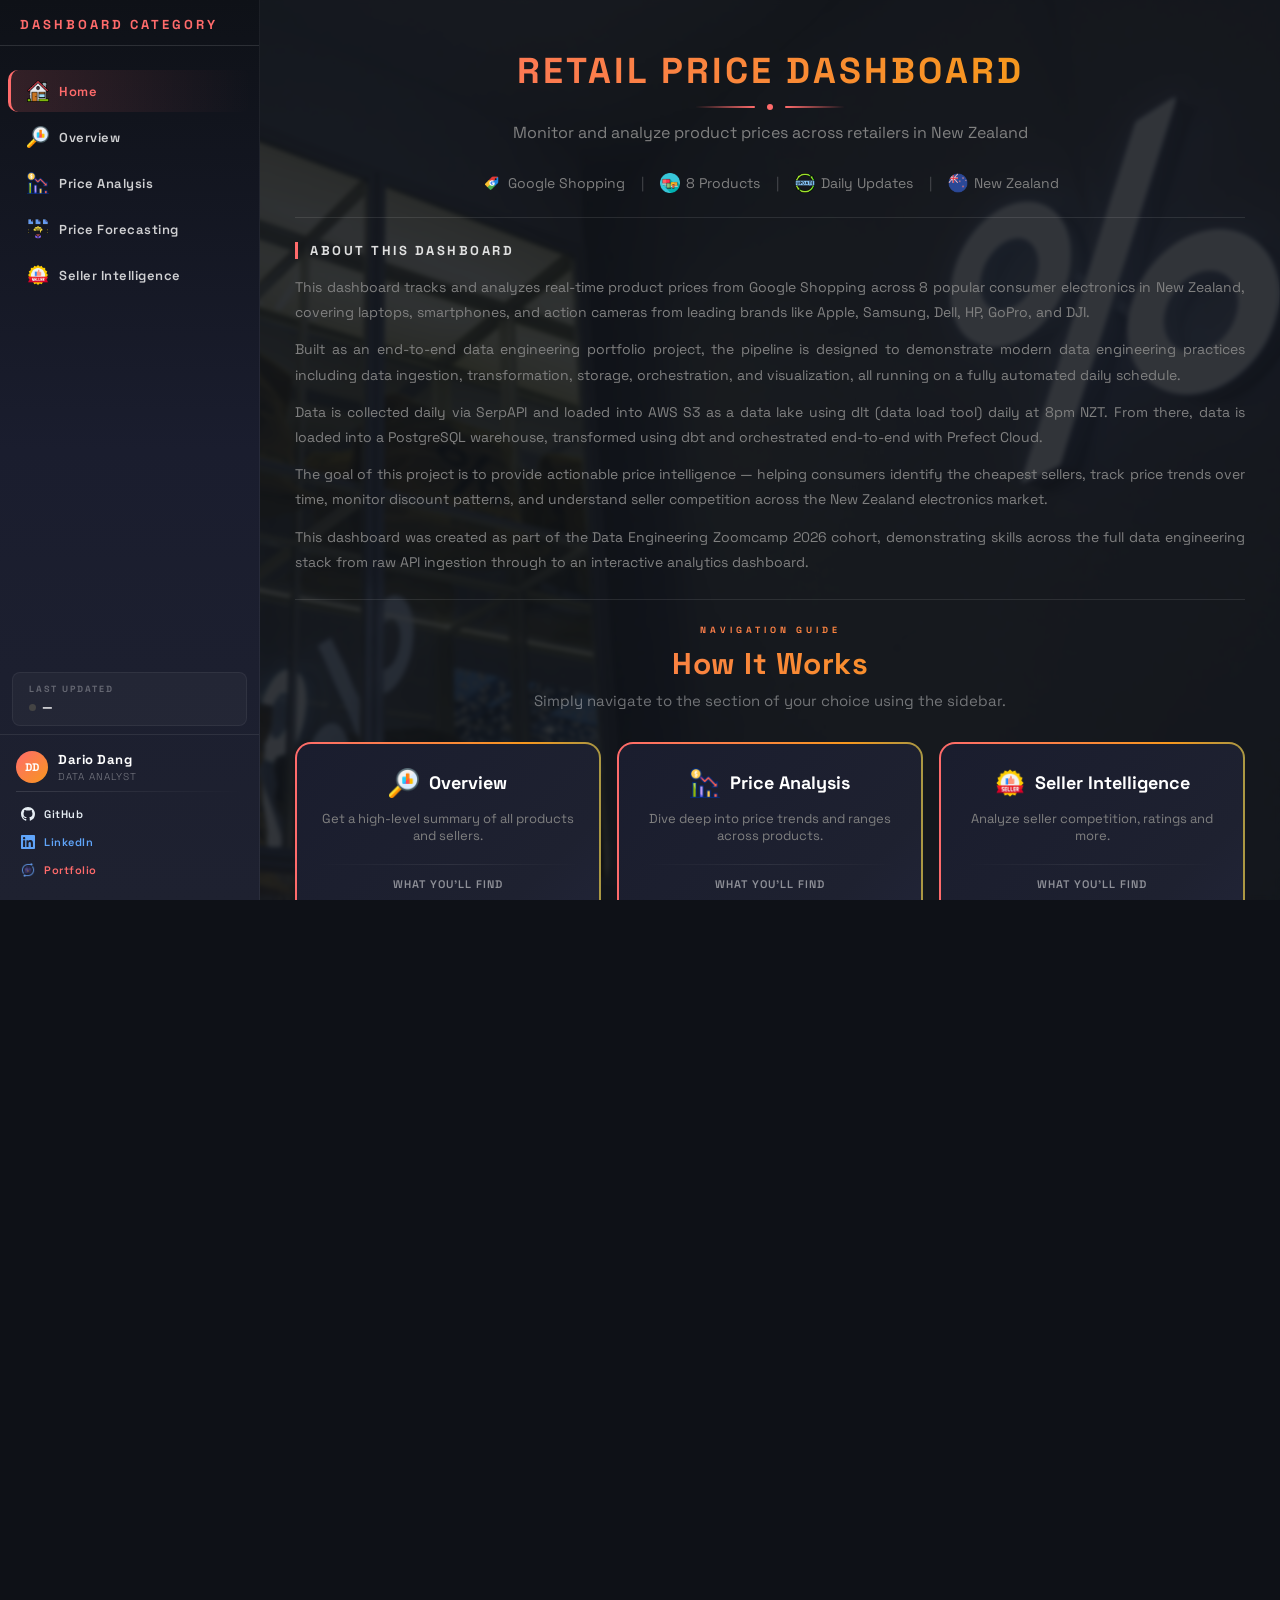
<file: frontend/index.html>
<!DOCTYPE html>
<html lang="en">
<head>
    <meta charset="UTF-8">
    <meta name="viewport" content="width=device-width, initial-scale=1.0">
    <title>Homepage</title>
    <link rel="icon" href="static/retail-headpage.png" type="image/png"/>
    <link rel="stylesheet" href="css/style.css">
    <link rel="preconnect" href="https://fonts.googleapis.com"/>
    <link href="https://fonts.googleapis.com/css2?family=Space+Grotesk:wght@400;600;700;800&display=swap" rel="stylesheet"/>
    <style>
        body { margin: 0; padding: 0; }

        /* ── Page header ── */
        .section-title-wrapper {
            text-align: center;
            margin: 20px 0 24px 0;
            animation: fadeInDown 0.8s ease forwards;
        }

        .section-title-main {
            font-size: 36px;
            font-weight: 800;
            letter-spacing: 3px;
            background: linear-gradient(270deg, #FF6B6B, #667eea, #11998e, #f7971e, #FF6B6B);
            background-size: 300% 300%;
            -webkit-background-clip: text;
            -webkit-text-fill-color: transparent;
            background-clip: text;
            animation: gradientShift 4s ease infinite;
            margin: 0;
            text-transform: uppercase;
        }

        .section-title-underline {
            display: flex;
            align-items: center;
            justify-content: center;
            gap: 12px;
            margin: 10px 0 12px 0;
        }

        .underline-bar {
            height: 2px;
            width: 60px;
            background: linear-gradient(90deg, transparent, #FF6B6B);
            border-radius: 2px;
            animation: expandLine 1s ease forwards;
        }

        .underline-bar-right { background: linear-gradient(90deg, #FF6B6B, transparent); }
        .underline-dot { width: 6px; height: 6px; border-radius: 50%; background: #FF6B6B; }

        /* ── Stats bar ── */
        .stats-bar {
            display: flex;
            align-items: center;
            justify-content: center;
            gap: 16px;
            flex-wrap: wrap;
            margin-top: 12px;
            color: gray;
            font-size: 14px;
        }

        .stats-item {
            display: inline-flex;
            align-items: center;
            gap: 6px;
        }

        .stats-item img {
            width: 20px;
            height: 20px;
            vertical-align: middle;
        }

        .stats-sep {
            color: rgba(255,255,255,0.2);
        }

        /* ── About section ── */
        .about-border {
            border-left: 3px solid #FF6B6B;
            padding-left: 12px;
            margin-bottom: 16px;
        }

        .about-label {
            color: rgba(255,255,255,0.85);
            font-size: 13px;
            font-weight: 700;
            letter-spacing: 2.5px;
            text-transform: uppercase;
            margin: 0;
        }

        .about-text {
            color: gray;
            text-align: justify;
            line-height: 1.8;
            font-size: 14px;
            margin-bottom: 12px;
        }

        /* ── Navigation guide ── */
        .nav-guide-header {
            text-align: center;
            margin-bottom: 24px;
        }

        .nav-guide-badge {
            background: linear-gradient(90deg, #FF6B6B, #f7971e);
            -webkit-background-clip: text;
            -webkit-text-fill-color: transparent;
            background-clip: text;
            font-size: 9px;
            font-weight: 800;
            letter-spacing: 4px;
            text-transform: uppercase;
            display: block;
            margin-bottom: 8px;
        }

        .nav-guide-title {
            background: linear-gradient(270deg, #FF6B6B, #667eea, #11998e, #f7971e, #FF6B6B);
            background-size: 300% 300%;
            -webkit-background-clip: text;
            -webkit-text-fill-color: transparent;
            background-clip: text;
            animation: gradientShift 4s ease infinite;
            font-size: 30px;
            font-weight: 800;
            margin: 0 0 8px 0;
            letter-spacing: 0.5px;
        }

        .nav-guide-sub {
            color: rgba(255,255,255,0.4);
            font-size: 15px;
            margin: 0;
        }

        /* ── Pipeline ── */
        .pipeline-title {
            display: flex;
            align-items: center;
            justify-content: center;
            gap: 12px;
            margin-bottom: 24px;
        }

        .pipeline-title h2 {
            font-size: 28px;
            font-weight: 800;
            letter-spacing: 2px;
            background: linear-gradient(270deg, #FF6B6B, #667eea, #11998e, #f7971e, #FF6B6B);
            background-size: 300% 300%;
            -webkit-background-clip: text;
            -webkit-text-fill-color: transparent;
            background-clip: text;
            animation: gradientShift 4s ease infinite;
            margin: 0;
            text-transform: uppercase;
        }

        .pipeline-flow {
            display: flex;
            align-items: center;
            justify-content: center;
            gap: 0;
            flex-wrap: wrap;
            margin: 24px auto;
            padding: 20px 0;
            max-width: 2000px;
        }

        .pipeline-step {
            text-align: center;
            padding: 10px 40px;
        }

        .pipeline-step img {
            width: 60px;
            height: 60px;
            object-fit: contain;
        }

        .pipeline-step p {
            color: gray;
            margin-top: 12px;
            font-size: 11px;
            line-height: 1.6;
        }

        .pipeline-step p b {
            display: block;
            color: white;
            font-size: 13px;
            font-weight: 800;
            margin-bottom: 2px;
            letter-spacing: 0.5px;
        }

        .pipeline-arrow {
            font-size: 28px;
            color: #FF6B6B;
            animation: moveArrow 1.2s ease-in-out infinite;
            padding: 0 20px;
            margin-bottom: 24px;
        }

        /* ════════════════════════════════════════
           MOBILE — index.html specific
           ════════════════════════════════════════ */
        @media (max-width: 768px) {

            /* Page title */
            .section-title-main {
                font-size: 20px !important;
                letter-spacing: 1.5px !important;
            }

            .section-title-wrapper p {
                font-size: 13px !important;
            }

            /* Stats bar: 2×2 grid */
            .stats-bar {
                display: grid !important;
                grid-template-columns: 1fr 1fr !important;
                gap: 10px 8px !important;
                justify-items: center;
                margin-top: 14px;
            }

            /* Hide the | separators on mobile */
            .stats-sep {
                display: none !important;
            }

            .stats-item {
                background: rgba(255,255,255,0.04);
                border: 1px solid rgba(255,255,255,0.08);
                border-radius: 20px;
                padding: 6px 12px;
                font-size: 11px;
                width: 100%;
                justify-content: center;
            }

            /* About text */
            .about-text {
                font-size: 13px !important;
                text-align: left !important;
            }

            /* Nav guide */
            .nav-guide-title {
                font-size: 22px !important;
            }

            .nav-guide-sub {
                font-size: 13px !important;
            }

            /* How it works cards: single column, shorter */
            .how-card-inner {
                min-height: 220px !important;
                padding: 16px !important;
            }

            .how-card-title {
                font-size: 15px !important;
                margin-bottom: 8px !important;
            }

            .how-card-list {
                font-size: 12px !important;
            }

            .how-card-list li {
                margin-bottom: 4px !important;
            }

            /* Pipeline: vertical stack */
            .pipeline-flow {
                flex-direction: column !important;
                align-items: center !important;
                gap: 0 !important;
                padding: 8px 0 !important;
            }

            .pipeline-step {
                padding: 14px 20px !important;
                display: flex !important;
                flex-direction: column !important;   /* ← column not row */
                align-items: center !important;
                justify-content: center !important;
                text-align: center !important;
                width: 100% !important;
                max-width: 280px !important;
                background: rgba(255,255,255,0.02) !important;
                border-radius: 10px !important;
                margin-bottom: 0 !important;
                gap: 6px !important;
            }

            .pipeline-step img {
                width: 44px !important;
                height: 44px !important;
                flex-shrink: 0 !important;
            }

            .pipeline-step p {
                margin-top: 0 !important;
                text-align: center !important;
            }

            /* Downward arrow between steps */
            .pipeline-arrow {
                font-size: 20px !important;
                padding: 0 !important;
                margin: 4px 0 !important;
                transform: rotate(90deg) !important;
                display: block !important;
                animation: moveArrowDown 1.2s ease-in-out infinite !important;
            }

            .pipeline-title h2 {
                font-size: 20px !important;
                letter-spacing: 1.5px !important;
            }

            .pipeline-title img {
                width: 26px !important;
                height: 26px !important;
            }
        }
        @keyframes moveArrowDown {
            0%   { transform: rotate(90deg) translateX(0px);  opacity: 0.3; }
            50%  { transform: rotate(90deg) translateX(8px);  opacity: 1; }
            100% { transform: rotate(90deg) translateX(0px);  opacity: 0.3; }
        }
    </style>
</head>
<body>
<div class="api-loading-overlay" id="api-loading-overlay">
    <div class="api-loading-spinner"></div>
    <p class="api-loading-title">🚀 Waking up the server...</p>
    <p class="api-loading-sub">The API server may be starting up. This usually takes 10–30 seconds on first load.</p>
    <div class="api-loading-bar-track">
        <div class="api-loading-bar-fill"></div>
    </div>
</div>

<div class="layout">
    <div class="sidebar-backdrop" id="sidebar-backdrop" onclick="toggleSidebar()"></div>

    <!-- ── SIDEBAR ── -->
    <aside class="sidebar" id="sidebar">
        <div class="sidebar-brand"><p>DASHBOARD CATEGORY</p></div>

        <nav class="sidebar-nav">
            <a href="index.html" class="nav-item active">
                <img src="static/home-icon.png" alt="Home"/> Home
            </a>
            <a href="overview.html" class="nav-item">
                <img src="static/overview.png" alt="Overview"/> Overview
            </a>
            <a href="price.html" class="nav-item">
                <img src="static/price-analysis.png" alt="Price Analysis"/> Price Analysis
            </a>
            <a href="ml.html" class="nav-item">
                <img src="static/ml-predict.png" alt="Price Forecasting"/> Price Forecasting
            </a>
            <a href="seller.html" class="nav-item">
                <img src="static/seller-intelligence.png" alt="Seller Intelligence"/> Seller Intelligence
            </a>
        </nav>

        <div class="last-updated-wrap" id="last-updated-wrap">
            <p class="last-updated-label">Last Updated</p>
            <div class="last-updated-row">
                <div class="status-dot" id="status-dot" style="background:#444;"></div>
                <span class="last-updated-date" id="last-updated-date">—</span>
                <span class="last-updated-age"  id="last-updated-age"></span>
            </div>
        </div>

        <div class="sidebar-footer">
            <div class="footer-profile-row">
                <div class="footer-avatar">DD</div>
                <div>
                    <p class="footer-name">Dario Dang</p>
                    <p class="footer-title">Data Analyst</p>
                </div>
            </div>
            <div class="footer-divider"></div>
            <div class="footer-links">
                <a class="footer-link github" href="https://github.com/DarioDang" target="_blank">
                    <span class="footer-link-icon">
                        <svg width="14" height="14" viewBox="0 0 24 24" fill="#e6edf3">
                            <path d="M12 0C5.37 0 0 5.37 0 12c0 5.31 3.435 9.795 8.205 11.385.6.105.825-.255.825-.57 0-.285-.015-1.23-.015-2.235-3.015.555-3.795-.735-4.035-1.41-.135-.345-.72-1.41-1.23-1.695-.42-.225-1.02-.78-.015-.795.945-.015 1.62.87 1.845 1.23 1.08 1.815 2.805 1.305 3.495.99.105-.78.42-1.305.765-1.605-2.67-.3-5.46-1.335-5.46-5.925 0-1.305.465-2.385 1.23-3.225-.12-.3-.54-1.53.12-3.18 0 0 1.005-.315 3.3 1.23.96-.27 1.98-.405 3-.405s2.04.135 3 .405c2.295-1.56 3.3-1.23 3.3-1.23.66 1.65.24 2.88.12 3.18.765.84 1.23 1.905 1.23 3.225 0 4.605-2.805 5.625-5.475 5.925.435.375.81 1.095.81 2.22 0 1.605-.015 2.895-.015 3.3 0 .315.225.69.825.57A12.02 12.02 0 0 0 24 12c0-6.63-5.37-12-12-12z"/>
                        </svg>
                    </span>
                    <span class="footer-link-text">GitHub</span>
                </a>
                <a class="footer-link linkedin" href="https://www.linkedin.com/in/dario-dang-89049020a/" target="_blank">
                    <span class="footer-link-icon">
                        <svg width="14" height="14" viewBox="0 0 24 24" fill="#60a5fa">
                            <path d="M20.447 20.452h-3.554v-5.569c0-1.328-.027-3.037-1.852-3.037-1.853 0-2.136 1.445-2.136 2.939v5.667H9.351V9h3.414v1.561h.046c.477-.9 1.637-1.85 3.37-1.85 3.601 0 4.267 2.37 4.267 5.455v6.286zM5.337 7.433a2.062 2.062 0 0 1-2.063-2.065 2.064 2.064 0 1 1 2.063 2.065zm1.782 13.019H3.555V9h3.564v11.452zM22.225 0H1.771C.792 0 0 .774 0 1.729v20.542C0 23.227.792 24 1.771 24h20.451C23.2 24 24 23.227 24 22.271V1.729C24 .774 23.2 0 22.222 0h.003z"/>
                        </svg>
                    </span>
                    <span class="footer-link-text">LinkedIn</span>
                </a>
                <a class="footer-link portfolio" href="https://dariodang.github.io/" target="_blank">
                    <span class="footer-link-icon">
                        <img src="static/portfolio-sidebar-icon.png" width="14" height="14" style="vertical-align:middle;"/>
                    </span>
                    <span class="footer-link-text">Portfolio</span>
                </a>
            </div>
        </div>
    </aside>

    <button class="sidebar-toggle" onclick="toggleSidebar()">☰</button>

    <!-- ── MAIN CONTENT ── -->
    <main class="main-content">

        <!-- Header -->
        <div class="section-title-wrapper">
            <h2 class="section-title-main">RETAIL PRICE DASHBOARD</h2>
            <div class="section-title-underline">
                <div class="underline-bar"></div>
                <div class="underline-dot"></div>
                <div class="underline-bar underline-bar-right"></div>
            </div>
            <p style="color:gray; font-size:16px; text-align:center;">
                Monitor and analyze product prices across retailers in New Zealand
            </p>
            <br/>
            <!-- Stats bar: 4 items, collapses to 2×2 on mobile -->
            <div class="stats-bar">
                <span class="stats-item">
                    <img src="static/google-shopping.png" alt=""/> Google Shopping
                </span>
                <span class="stats-sep">|</span>
                <span class="stats-item">
                    <img src="static/products.png" alt=""/> 8 Products
                </span>
                <span class="stats-sep">|</span>
                <span class="stats-item">
                    <img src="static/daily-update.png" alt=""/> Daily Updates
                </span>
                <span class="stats-sep">|</span>
                <span class="stats-item">
                    <img src="static/new-zealand-flag.png" alt=""/> New Zealand
                </span>
            </div>
        </div>

        <hr class="divider"/>

        <!-- About Section -->
        <div class="about-border">
            <p class="about-label">About This Dashboard</p>
        </div>

        <p class="about-text">
            This dashboard tracks and analyzes real-time product prices from Google Shopping
            across 8 popular consumer electronics in New Zealand, covering laptops, smartphones,
            and action cameras from leading brands like Apple, Samsung, Dell, HP, GoPro, and DJI.
        </p>
        <p class="about-text">
            Built as an end-to-end data engineering portfolio project, the pipeline is designed
            to demonstrate modern data engineering practices including data ingestion,
            transformation, storage, orchestration, and visualization, all running on
            a fully automated daily schedule.
        </p>
        <p class="about-text">
            Data is collected daily via SerpAPI and loaded into AWS S3 as a data lake using
            dlt (data load tool) daily at 8pm NZT. From there, data is loaded into a PostgreSQL
            warehouse, transformed using dbt and orchestrated end-to-end with Prefect Cloud.
        </p>
        <p class="about-text">
            The goal of this project is to provide actionable price intelligence — helping
            consumers identify the cheapest sellers, track price trends over time, monitor
            discount patterns, and understand seller competition across the New Zealand
            electronics market.
        </p>
        <p class="about-text">
            This dashboard was created as part of the Data Engineering Zoomcamp 2026 cohort,
            demonstrating skills across the full data engineering stack from raw API
            ingestion through to an interactive analytics dashboard.
        </p>

        <hr class="divider"/>

        <!-- Navigation Guide -->
        <div class="nav-guide-header">
            <span class="nav-guide-badge">NAVIGATION GUIDE</span>
            <p class="nav-guide-title">How It Works</p>
            <p class="nav-guide-sub">Simply navigate to the section of your choice using the sidebar.</p>
        </div>

        <!-- How it works cards — grid-3 collapses to 1 col on mobile via global CSS -->
        <div class="grid-3">
            <div class="how-card-wrapper">
                <div class="how-card-inner">
                    <div class="how-card-title">
                        <img src="static/overview.png" width="30" alt="Overview"/>
                        Overview
                    </div>
                    <p class="how-card-desc">Get a high-level summary of all products and sellers.</p>
                    <div class="how-card-divider"></div>
                    <p class="how-card-find">WHAT YOU'LL FIND</p>
                    <ul class="how-card-list">
                        <li>Total listings, products and sellers</li>
                        <li>Listings by category</li>
                        <li>Top sellers by listings</li>
                        <li>Category summary table</li>
                    </ul>
                </div>
            </div>

            <div class="how-card-wrapper" style="animation-delay:0.5s;">
                <div class="how-card-inner">
                    <div class="how-card-title">
                        <img src="static/price-analysis.png" width="30" alt="Price Analysis"/>
                        Price Analysis
                    </div>
                    <p class="how-card-desc">Dive deep into price trends and ranges across products.</p>
                    <div class="how-card-divider"></div>
                    <p class="how-card-find">WHAT YOU'LL FIND</p>
                    <ul class="how-card-list">
                        <li>Average price over time per product</li>
                        <li>Price range box plots</li>
                        <li>Price statistics per product</li>
                        <li>Discounted products</li>
                    </ul>
                </div>
            </div>

            <div class="how-card-wrapper" style="animation-delay:1s;">
                <div class="how-card-inner">
                    <div class="how-card-title">
                        <img src="static/seller-intelligence.png" width="30" alt="Seller Intelligence"/>
                        Seller Intelligence
                    </div>
                    <p class="how-card-desc">Analyze seller competition, ratings and more.</p>
                    <div class="how-card-divider"></div>
                    <p class="how-card-find">WHAT YOU'LL FIND</p>
                    <ul class="how-card-list">
                        <li>Seller count per product</li>
                        <li>Cheapest seller per product</li>
                        <li>Average rating by seller</li>
                        <li>Rating status distribution</li>
                    </ul>
                </div>
            </div>
        </div>

        <hr class="divider"/>

        <!-- Data Pipeline -->
        <div class="pipeline-title">
            <img src="static/data-pipeline.png" width="35" alt="Pipeline"/>
            <h2>DATA PIPELINE</h2>
        </div>

        <div class="pipeline-flow">
            <div class="pipeline-step">
                <img src="static/serpapi-icon.png" alt="SerpAPI"/>
                <p><b>SerpAPI</b>Google Shopping</p>
            </div>
            <div class="pipeline-arrow">→</div>
            <div class="pipeline-step">
                <img src="static/dlt-icon.png" alt="dlt"/>
                <p><b>dlt</b>Data Loading</p>
            </div>
            <div class="pipeline-arrow">→</div>
            <div class="pipeline-step">
                <img src="static/aws-s3-icon.png" alt="AWS S3"/>
                <p><b>AWS S3</b>Data Lake</p>
            </div>
            <div class="pipeline-arrow">→</div>
            <div class="pipeline-step">
                <img src="static/amazon-rds-icon.png" alt="AWS RDS"/>
                <p><b>AWS RDS</b>Data Warehouse</p>
            </div>
            <div class="pipeline-arrow">→</div>
            <div class="pipeline-step">
                <img src="static/dbt-icon.png" alt="dbt"/>
                <p><b>dbt</b>Transformations</p>
            </div>
        </div>

        <hr class="divider"/>
        <p class="copyright">© 2026 Retail Price Dashboard</p>

    </main>
</div>

<!-- ── BOTTOM NAV ── -->
<nav class="bottom-nav">
    <a href="index.html"    class="bottom-nav-item active"><img src="static/home-icon.png"             alt=""/>Home</a>
    <a href="overview.html" class="bottom-nav-item"><img src="static/overview.png"              alt=""/>Overview</a>
    <a href="price.html"    class="bottom-nav-item"><img src="static/price-analysis.png"        alt=""/>Price</a>
    <a href="seller.html"   class="bottom-nav-item"><img src="static/seller-intelligence.png"   alt=""/>Seller</a>
</nav>

<script src="js/api.js"></script>
<script>
    function toggleSidebar() {
        const sidebar  = document.getElementById('sidebar');
        const backdrop = document.getElementById('sidebar-backdrop');
        sidebar.classList.toggle('open');
        backdrop.classList.toggle('visible');
    }

    async function loadLastUpdated() {
        const data = await getLastUpdated();
        if (!data || !data[0]?.last_updated) return;

        const dateStr = data[0].last_updated.split('T')[0];
        const [year, month, day] = dateStr.split('-').map(Number);
        const updated = new Date(year, month - 1, day);

        const today = new Date();
        today.setHours(0, 0, 0, 0);
        const diffDays = Math.floor((today - updated) / (1000 * 60 * 60 * 24));

        let color, ageText;
        if (diffDays === 0)      { color = '#38ef7d'; ageText = 'Today'; }
        else if (diffDays === 1) { color = '#f7971e'; ageText = 'Yesterday'; }
        else                     { color = '#FF6B6B'; ageText = `${diffDays}d ago`; }

        const label = updated.toLocaleDateString('en-NZ', {
            day: '2-digit', month: 'short', year: 'numeric'
        });

        const dotEl = document.getElementById('status-dot');
        dotEl.style.background = color;
        dotEl.style.setProperty('--pulse-color', color + '66');

        document.getElementById('last-updated-date').textContent = label;
        document.getElementById('last-updated-date').style.color = color;
        document.getElementById('last-updated-age').textContent  = ageText;
    }

    document.addEventListener('DOMContentLoaded', () => {
        loadLastUpdated();
    });
</script>
</body>
</html>
</file>
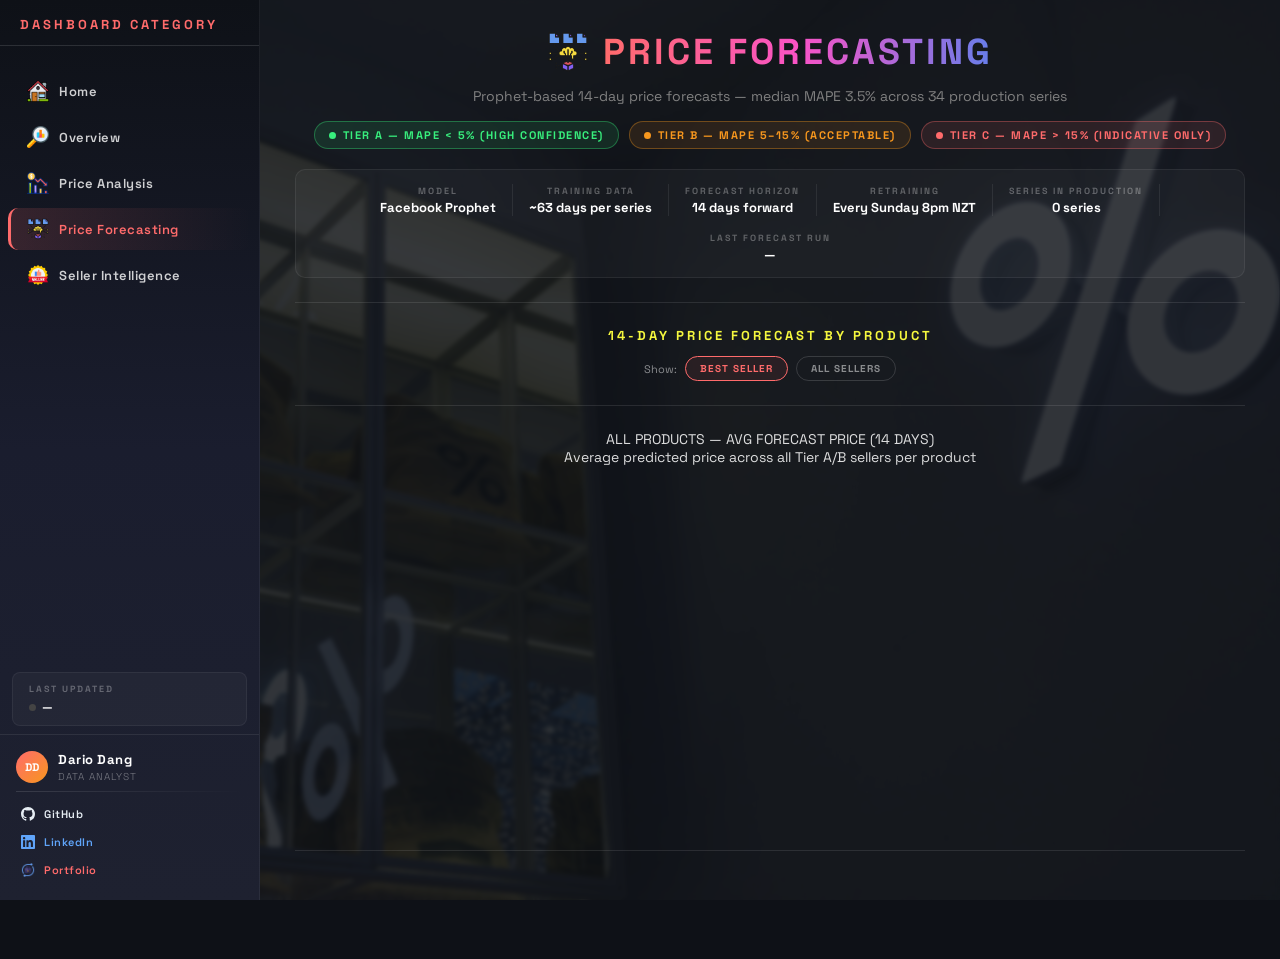
<file: frontend/ml.html>
<!DOCTYPE html>
<html lang="en">
<head>
    <meta charset="UTF-8"/>
    <meta name="viewport" content="width=device-width, initial-scale=1.0"/>
    <title>ML Price Forecasting</title>
    <link rel="icon" href="static/price-analysis.png" type="image/png"/>
    <link rel="stylesheet" href="css/style.css"/>
    <link rel="preconnect" href="https://fonts.googleapis.com"/>
    <link href="https://fonts.googleapis.com/css2?family=Space+Grotesk:wght@400;600;700;800&display=swap" rel="stylesheet"/>
    <script src="https://cdn.plot.ly/plotly-2.27.0.min.js"></script>
    <style>
        body { margin: 0; padding: 0; }
        .main-content { padding-top: 1.5rem; }

        /* ── Page-level centering ── */
        .page-header,
        .page-subtitle,
        .tier-strip,
        .model-info-banner,
        .forecast-header,
        .chart-label,
        .chart-sub,
        .copyright { 
            text-align: center; 
        }

        /* ── Tier legend ── */
        .tier-strip { 
            display: flex; 
            gap: 10px; 
            justify-content: center; 
            margin-bottom: 20px; 
            flex-wrap: wrap; 
        }
        .tier-badge { 
            display: flex; 
            align-items: center; 
            gap: 7px; 
            padding: 6px 14px; 
            border-radius: 20px; 
            font-size: 11px; 
            font-weight: 700; 
            letter-spacing: 1.5px; 
            text-transform: uppercase; 
        }
        .tier-badge.tier-a { background: rgba(56,239,125,0.1);  border: 1px solid rgba(56,239,125,0.35);  color: #38ef7d; }
        .tier-badge.tier-b { background: rgba(247,151,30,0.1);  border: 1px solid rgba(247,151,30,0.35);  color: #f7971e; }
        .tier-badge.tier-c { background: rgba(255,107,107,0.1); border: 1px solid rgba(255,107,107,0.35); color: #FF6B6B; }
        .tier-dot { 
            width: 7px; 
            height: 7px; 
            border-radius: 50%; 
            animation: pulseDot 2s ease-in-out infinite; 
        }
        .tier-a .tier-dot { background: #38ef7d; }
        .tier-b .tier-dot { background: #f7971e; }
        .tier-c .tier-dot { background: #FF6B6B; }

        /* ── Model info banner ── */
        .model-info-banner { 
            background: rgba(255,255,255,0.03); 
            border: 1px solid rgba(255,255,255,0.07); 
            border-radius: 10px; 
            padding: 14px 20px; 
            margin-bottom: 20px; 
            display: flex; 
            align-items: center; 
            justify-content: center;
            gap: 16px; 
            flex-wrap: wrap; 
        }
        .mib-item { 
            display: flex; 
            flex-direction: column; 
            align-items: center;
            gap: 2px; 
        }
        .mib-label { 
            font-size: 9px; 
            font-weight: 700; 
            letter-spacing: 2px; 
            text-transform: uppercase; 
            color: rgba(255,255,255,0.3); 
        }
        .mib-value { 
            font-size: 13px; 
            font-weight: 700; 
            color: white; 
        }
        .mib-divider { 
            width: 1px; 
            height: 32px; 
            background: rgba(255,255,255,0.08); 
        }

        /* ── Section header ── */
        .forecast-header { 
            display: flex; 
            flex-direction: column;
            align-items: center; 
            justify-content: center;
            margin-bottom: 16px; 
            gap: 12px; 
        }
        .forecast-title { 
            font-size: 13px; 
            font-weight: 800; 
            letter-spacing: 3px; 
            color: #F5F73E; 
            text-transform: uppercase; 
            margin: 0;
        }
        .forecast-toggle { 
            display: flex; 
            align-items: center; 
            gap: 8px; 
            font-size: 11px; 
            color: rgba(255,255,255,0.5); 
        }
        .toggle-btn { 
            padding: 5px 14px; 
            border-radius: 16px; 
            border: 1px solid rgba(255,255,255,0.15); 
            background: transparent; 
            color: rgba(255,255,255,0.5); 
            font-size: 10px; 
            font-weight: 700; 
            letter-spacing: 1px; 
            cursor: pointer; 
            transition: all 0.2s; 
            font-family: 'Space Grotesk', sans-serif; 
        }
        .toggle-btn.active, 
        .toggle-btn:hover { 
            border-color: #FF6B6B; 
            color: #FF6B6B; 
            background: rgba(255,107,107,0.08); 
        }

        /* ── Category section ── */
        .category-section { margin-bottom: 28px; }

        .category-header {
            display: flex;
            align-items: center;
            justify-content: center;
            gap: 10px;
            margin-bottom: 16px;
        }

        .category-icon { 
            width: 18px; 
            height: 18px; 
            object-fit: contain; 
        }

        .category-label { 
            font-size: 11px; 
            font-weight: 800; 
            letter-spacing: 3px; 
            text-transform: uppercase;
            margin: 0;
        }

        /* ── Product panels grid ── */
        .product-panels-grid {
            display: grid;
            grid-template-columns: repeat(3, 1fr);
            gap: 14px;
        }
        .product-panels-grid.cols-2 {
            grid-template-columns: repeat(2, 1fr);
            max-width: 700px;
            margin: 0 auto;
        }

        /* ── Product panel ── */
        .product-panel {
            background: linear-gradient(135deg, #1a1d2e, #1E2130);
            border-radius: 14px;
            padding: 18px;
            border: 1px solid rgba(255,255,255,0.05);
            transition: transform 0.25s ease, box-shadow 0.25s ease;
            cursor: pointer;
            position: relative;
            overflow: hidden;
            text-align: left;
        }
        .product-panel:hover:not(.no-data) {
            transform: translateY(-3px);
            box-shadow: 0 8px 28px rgba(0,0,0,0.35);
        }
        .product-panel.no-data { 
            cursor: default; 
            opacity: 0.6; 
        }
        .product-panel.expanded {
            grid-column: 1 / -1;
            border-color: rgba(255,107,107,0.2);
        }

        .pp-expand-hint { 
            position: absolute; 
            top: 12px; 
            right: 12px; 
            font-size: 16px; 
            color: rgba(255,255,255,0.2); 
            transition: color 0.2s;
        }

        .product-panel:hover .pp-expand-hint {
            color: rgba(255,107,107,0.6);
        }

        /* Panel header */
        .pp-header { 
            display: flex; 
            align-items: center; 
            justify-content: space-between; 
            margin-bottom: 8px; 
        }
        .pp-name { 
            font-size: 13px; 
            font-weight: 800; 
            letter-spacing: 0.5px; 
            color: white; 
            text-transform: uppercase; 
            margin: 0; 
        }
        .pp-tier-badge { 
            font-size: 9px; 
            font-weight: 700; 
            letter-spacing: 1.5px; 
            padding: 3px 8px; 
            border-radius: 10px; 
            text-transform: uppercase; 
        }
        .pp-tier-badge.a { background: rgba(56,239,125,0.12);  color: #38ef7d; }
        .pp-tier-badge.b { background: rgba(247,151,30,0.12);   color: #f7971e; }

        /* Panel stats */
        .pp-stats { 
            display: flex; 
            gap: 16px; 
            margin-bottom: 12px; 
            flex-wrap: wrap; 
        }
        .pp-stat  { display: flex; flex-direction: column; gap: 1px; }
        .pp-stat-label { 
            font-size: 9px; 
            font-weight: 700; 
            letter-spacing: 1.5px; 
            text-transform: uppercase; 
            color: rgba(255,255,255,0.3); 
        }
        .pp-stat-value { font-size: 14px; font-weight: 800; color: white; }
        .pp-stat-value.green  { color: #38ef7d; }
        .pp-stat-value.orange { color: #f7971e; }
        .pp-stat-value.red    { color: #FF6B6B; }

        /* Chart area */
        .pp-chart          { width: 100%; height: 200px; }
        .pp-chart.expanded { height: 360px; }

        /* Seller note */
        .pp-seller-note { 
            margin-top: 8px; 
            font-size: 10px; 
            color: rgba(255,255,255,0.3); 
            display: flex; 
            align-items: center; 
            gap: 6px; 
        }
        .pp-seller-dot { 
            width: 6px; 
            height: 6px; 
            border-radius: 50%; 
            display: inline-block; 
            flex-shrink: 0; 
        }

        /* Empty state */
        .pp-empty { 
            display: flex; 
            flex-direction: column; 
            align-items: center; 
            justify-content: center; 
            height: 160px; 
            text-align: center; 
            color: rgba(255,255,255,0.25); 
            font-size: 12px; 
            gap: 4px; 
        }

        /* Skeleton shimmer */
        .fpc-skeleton { 
            height: 200px; 
            background: linear-gradient(90deg, rgba(255,255,255,0.03) 25%, rgba(255,255,255,0.06) 50%, rgba(255,255,255,0.03) 75%); 
            background-size: 200% 100%; 
            animation: shimmer 1.5s infinite; 
            border-radius: 8px; 
        }

        /* ── Mobile ── */
        @media (max-width: 900px) {
            .product-panels-grid        { grid-template-columns: repeat(2, 1fr); }
            .product-panels-grid.cols-2 { grid-template-columns: 1fr; max-width: 100%; }
        }
        @media (max-width: 600px) {
            .product-panels-grid        { grid-template-columns: 1fr; }
            .model-info-banner          { flex-direction: column; align-items: center; gap: 10px; }
            .mib-divider                { display: none; }
            .product-panel.expanded     { grid-column: 1; }
            .pp-chart.expanded          { height: 260px; }
        }
    </style>
</head>
<body>
    <div class="api-loading-overlay" id="api-loading-overlay">
        <div class="api-loading-spinner"></div>
        <p class="api-loading-title">🚀 Waking up the server...</p>
        <p class="api-loading-sub">The API server may be starting up. This usually takes 10–30 seconds on first load.</p>
        <div class="api-loading-bar-track"><div class="api-loading-bar-fill"></div></div>
    </div>

    <div class="layout">
        <div class="sidebar-backdrop" id="sidebar-backdrop" onclick="toggleSidebar()"></div>

        <!-- SIDEBAR -->
        <aside class="sidebar" id="sidebar">
            <div class="sidebar-brand"><p>DASHBOARD CATEGORY</p></div>
            <nav class="sidebar-nav">
                <a href="index.html"    class="nav-item"><img src="static/home-icon.png"           alt=""/> Home</a>
                <a href="overview.html" class="nav-item"><img src="static/overview.png"            alt=""/> Overview</a>
                <a href="price.html"    class="nav-item"><img src="static/price-analysis.png"      alt=""/> Price Analysis</a>
                <a href="ml.html"       class="nav-item active"><img src="static/ml-predict.png" alt=""/> Price Forecasting</a>
                <a href="seller.html"   class="nav-item"><img src="static/seller-intelligence.png" alt=""/> Seller Intelligence</a>
            </nav>
            <div class="last-updated-wrap">
                <p class="last-updated-label">Last Updated</p>
                <div class="last-updated-row">
                    <div class="status-dot" id="status-dot" style="background:#444;"></div>
                    <span class="last-updated-date" id="last-updated-date">—</span>
                    <span class="last-updated-age"  id="last-updated-age"></span>
                </div>
            </div>
            <div class="sidebar-footer">
                <div class="footer-profile-row">
                    <div class="footer-avatar">DD</div>
                    <div><p class="footer-name">Dario Dang</p><p class="footer-title">Data Analyst</p></div>
                </div>
                <div class="footer-divider"></div>
                <div class="footer-links">
                    <a class="footer-link github" href="https://github.com/DarioDang" target="_blank">
                        <span class="footer-link-icon"><svg width="14" height="14" viewBox="0 0 24 24" fill="#e6edf3"><path d="M12 0C5.37 0 0 5.37 0 12c0 5.31 3.435 9.795 8.205 11.385.6.105.825-.255.825-.57 0-.285-.015-1.23-.015-2.235-3.015.555-3.795-.735-4.035-1.41-.135-.345-.72-1.41-1.23-1.695-.42-.225-1.02-.78-.015-.795.945-.015 1.62.87 1.845 1.23 1.08 1.815 2.805 1.305 3.495.99.105-.78.42-1.305.765-1.605-2.67-.3-5.46-1.335-5.46-5.925 0-1.305.465-2.385 1.23-3.225-.12-.3-.54-1.53.12-3.18 0 0 1.005-.315 3.3 1.23.96-.27 1.98-.405 3-.405s2.04.135 3 .405c2.295-1.56 3.3-1.23 3.3-1.23.66 1.65.24 2.88.12 3.18.765.84 1.23 1.905 1.23 3.225 0 4.605-2.805 5.625-5.475 5.925.435.375.81 1.095.81 2.22 0 1.605-.015 2.895-.015 3.3 0 .315.225.69.825.57A12.02 12.02 0 0 0 24 12c0-6.63-5.37-12-12-12z"/></svg></span>
                        <span class="footer-link-text">GitHub</span>
                    </a>
                    <a class="footer-link linkedin" href="https://www.linkedin.com/in/dario-dang-89049020a/" target="_blank">
                        <span class="footer-link-icon"><svg width="14" height="14" viewBox="0 0 24 24" fill="#60a5fa"><path d="M20.447 20.452h-3.554v-5.569c0-1.328-.027-3.037-1.852-3.037-1.853 0-2.136 1.445-2.136 2.939v5.667H9.351V9h3.414v1.561h.046c.477-.9 1.637-1.85 3.37-1.85 3.601 0 4.267 2.37 4.267 5.455v6.286zM5.337 7.433a2.062 2.062 0 0 1-2.063-2.065 2.064 2.064 0 1 1 2.063 2.065zm1.782 13.019H3.555V9h3.564v11.452zM22.225 0H1.771C.792 0 0 .774 0 1.729v20.542C0 23.227.792 24 1.771 24h20.451C23.2 24 24 23.227 24 22.271V1.729C24 .774 23.2 0 22.222 0h.003z"/></svg></span>
                        <span class="footer-link-text">LinkedIn</span>
                    </a>
                    <a class="footer-link portfolio" href="https://dariodang.github.io/" target="_blank">
                        <span class="footer-link-icon"><img src="static/portfolio-sidebar-icon.png" width="14" height="14" style="vertical-align:middle;"/></span>
                        <span class="footer-link-text">Portfolio</span>
                    </a>
                </div>
            </div>
        </aside>

        <button class="sidebar-toggle" onclick="toggleSidebar()">☰</button>

        <main class="main-content">
            <!-- Header -->
            <div class="page-header">
                <img src="static/ml-predict.png" alt="ML" class="page-title-icon"/>
                <h1 class="page-title-text">PRICE FORECASTING</h1>
            </div>
            <p class="page-subtitle">Prophet-based 14-day price forecasts — median MAPE 3.5% across 34 production series</p>

            <!-- Tier legend -->
            <div class="tier-strip">
                <div class="tier-badge tier-a"><div class="tier-dot"></div>Tier A — MAPE &lt; 5% (High confidence)</div>
                <div class="tier-badge tier-b"><div class="tier-dot"></div>Tier B — MAPE 5–15% (Acceptable)</div>
                <div class="tier-badge tier-c"><div class="tier-dot"></div>Tier C — MAPE &gt; 15% (Indicative only)</div>
            </div>

            <!-- Model info banner -->
            <div class="model-info-banner">
                <div class="mib-item"><span class="mib-label">Model</span><span class="mib-value">Facebook Prophet</span></div>
                <div class="mib-divider"></div>
                <div class="mib-item"><span class="mib-label">Training Data</span><span class="mib-value">~63 days per series</span></div>
                <div class="mib-divider"></div>
                <div class="mib-item"><span class="mib-label">Forecast Horizon</span><span class="mib-value">14 days forward</span></div>
                <div class="mib-divider"></div>
                <div class="mib-item"><span class="mib-label">Retraining</span><span class="mib-value">Every Sunday 8pm NZT</span></div>
                <div class="mib-divider"></div>
                <div class="mib-item"><span class="mib-label">Series in Production</span><span class="mib-value" id="mib-series-count">—</span></div>
                <div class="mib-divider"></div>
                <div class="mib-item"><span class="mib-label">Last Forecast Run</span><span class="mib-value" id="mib-run-date">—</span></div>
            </div>

            <hr class="divider"/>

            <!-- Section header with toggle -->
            <div class="forecast-header">
                <p class="forecast-title" style="text-align: center;">14-DAY PRICE FORECAST BY PRODUCT</p>
                <div class="forecast-toggle">
                    <span>Show:</span>
                    <button class="toggle-btn active" id="btn-best" onclick="setViewMode('best')">BEST SELLER</button>
                    <button class="toggle-btn"        id="btn-all"  onclick="setViewMode('all')">ALL SELLERS</button>
                </div>
            </div>

            <!-- Category sections — populated by ml.js -->
            <div id="forecast-sections"></div>

            <hr class="divider"/>

            <!-- All-products overview -->
            <p class="chart-label">ALL PRODUCTS — AVG FORECAST PRICE (14 DAYS)</p>
            <p class="chart-sub">Average predicted price across all Tier A/B sellers per product</p>
            <div id="chart-all-products" style="height:360px;"></div>

            <hr class="divider"/>
            <p class="copyright">© 2026 Retail Price Intelligence Dashboard</p>
        </main>
    </div>

    <!-- Bottom nav -->
    <nav class="bottom-nav">
        <a href="index.html"    class="bottom-nav-item"><img src="static/home-icon.png"           alt=""/>Home</a>
        <a href="overview.html" class="bottom-nav-item"><img src="static/overview.png"            alt=""/>Overview</a>
        <a href="price.html"    class="bottom-nav-item"><img src="static/price-analysis.png"      alt=""/>Price</a>
        <a href="ml.html"       class="bottom-nav-item active"><img src="static/ml-predict.png" alt=""/>ML</a>
        <a href="seller.html"   class="bottom-nav-item"><img src="static/seller-intelligence.png" alt=""/>Seller</a>
    </nav>

    <script src="js/api.js"></script>
    <script src="js/ml.js"></script>
    <script>
        function toggleSidebar() {
            document.getElementById('sidebar').classList.toggle('open');
            document.getElementById('sidebar-backdrop').classList.toggle('visible');
        }

        async function loadLastUpdated() {
            const data = await getLastUpdated();
            if (!data || !data[0]?.last_updated) return;
            const dateStr  = data[0].last_updated.split('T')[0];
            const [y,m,d]  = dateStr.split('-').map(Number);
            const updated  = new Date(y, m-1, d);
            const today    = new Date(); today.setHours(0,0,0,0);
            const diffDays = Math.floor((today - updated) / (1000*60*60*24));
            const color    = diffDays === 0 ? '#38ef7d' : diffDays === 1 ? '#f7971e' : '#FF6B6B';
            const ageText  = diffDays === 0 ? 'Today'   : diffDays === 1 ? 'Yesterday' : `${diffDays}d ago`;
            const label    = updated.toLocaleDateString('en-NZ', { day:'2-digit', month:'short', year:'numeric' });
            document.getElementById('status-dot').style.background        = color;
            document.getElementById('last-updated-date').textContent      = label;
            document.getElementById('last-updated-date').style.color      = color;
            document.getElementById('last-updated-age').textContent       = ageText;
        }

        document.addEventListener('DOMContentLoaded', () => {
            loadLastUpdated();
            initMLPage();
        });
    </script>
</body>
</html>
</file>
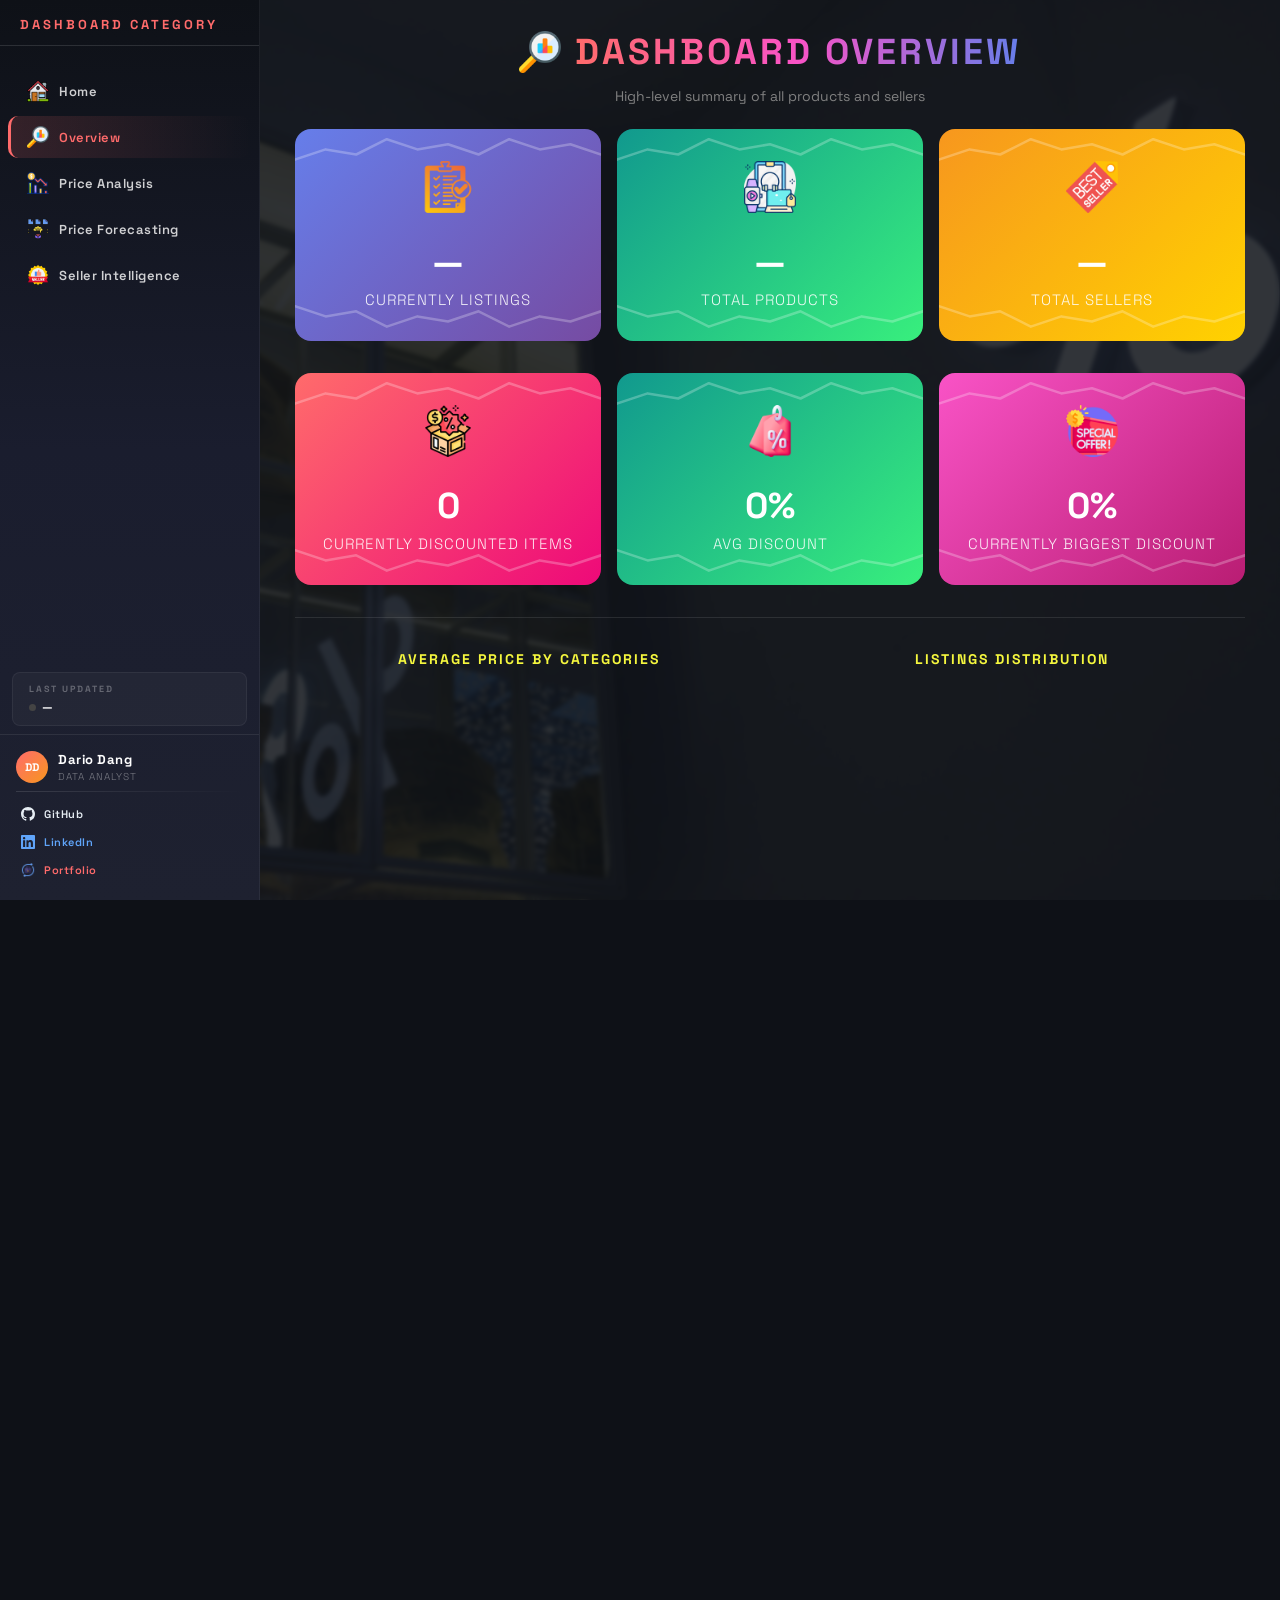
<file: frontend/overview.html>
<!DOCTYPE html>
<html lang="en">
<head>
    <meta charset="UTF-8"/>
    <meta name="viewport" content="width=device-width, initial-scale=1.0"/>
    <title>Dashboard Overview</title>
    <link rel="icon" href="static/overview.png" type="image/png"/>
    <link rel="stylesheet" href="css/style.css"/>
    <link rel="preconnect" href="https://fonts.googleapis.com"/>
    <link href="https://fonts.googleapis.com/css2?family=Space+Grotesk:wght@400;600;700;800&display=swap" rel="stylesheet"/>
    <script src="https://cdn.plot.ly/plotly-2.27.0.min.js"></script>
    <style>
        body { margin: 0; padding: 0; }
        .main-content { padding-top: 1.5rem; }

        .metric-value {
            font-size: 36px !important;
            font-weight: 800;
            color: white;
            margin: 0;
            line-height: 1;
        }

        .chart-label {
            font-size: 14px;
            font-weight: 800;
            letter-spacing: 2px;
            color: #F5F73E;
            text-align: center;
            padding: 8px 0 4px 0;
            text-transform: uppercase;
        }

        .trend-header {
            display: flex;
            flex-direction: column;
            align-items: center;
            position: relative;
            margin-bottom: 8px;
            min-height: 52px;
        }

        .trend-title {
            font-size: 25px;
            font-weight: 800;
            letter-spacing: 2px;
            color: #59BA87;
            margin: 0;
            text-align: center;
        }

        .trend-filters {
            position: absolute;
            right: 0;
            top: 0;
            display: flex;
            gap: 12px;
            align-items: flex-end;
        }

        .trend-filters label {
            color: rgba(255,255,255,0.35);
            font-size: 9px;
            font-weight: 700;
            letter-spacing: 2px;
            text-transform: uppercase;
            display: block;
            text-align: center;
            margin-bottom: 2px;
        }

        .trend-filters select {
            background: rgba(255,255,255,0.03);
            border: 1px solid rgba(255,107,107,0.2);
            border-radius: 8px;
            color: #FF6B6B;
            font-size: 11px;
            font-weight: 600;
            padding: 4px 8px;
            outline: none;
        }
    </style>
</head>
<body>
    <div class="api-loading-overlay" id="api-loading-overlay">
        <div class="api-loading-spinner"></div>
        <p class="api-loading-title">🚀 Waking up the server...</p>
        <p class="api-loading-sub">The API server may be starting up. This usually takes 10–30 seconds on first load.</p>
        <div class="api-loading-bar-track">
            <div class="api-loading-bar-fill"></div>
        </div>
    </div>

    <div class="layout">
        <div class="sidebar-backdrop" id="sidebar-backdrop" onclick="toggleSidebar()"></div>

        <!-- ── SIDEBAR ── -->
        <aside class="sidebar" id="sidebar">
            <div class="sidebar-brand"><p>DASHBOARD CATEGORY</p></div>
            <nav class="sidebar-nav">
                <a href="index.html" class="nav-item">
                    <img src="static/home-icon.png" alt="Home"/> Home
                </a>
                <a href="overview.html" class="nav-item active">
                    <img src="static/overview.png" alt="Overview"/> Overview
                </a>
                <a href="price.html" class="nav-item">
                    <img src="static/price-analysis.png" alt="Price Analysis"/> Price Analysis
                </a>
                <a href="ml.html" class="nav-item">
                    <img src="static/ml-predict.png" alt="Price Forecasting"/> Price Forecasting
                </a>
                <a href="seller.html" class="nav-item">
                    <img src="static/seller-intelligence.png" alt="Seller Intelligence"/> Seller Intelligence
                </a>
            </nav>

            <div class="last-updated-wrap" id="last-updated-wrap">
                <p class="last-updated-label">Last Updated</p>
                <div class="last-updated-row">
                    <div class="status-dot" id="status-dot" style="background:#444;"></div>
                    <span class="last-updated-date" id="last-updated-date">—</span>
                    <span class="last-updated-age" id="last-updated-age"></span>
                </div>
            </div>

            <div class="sidebar-footer">
                <div class="footer-profile-row">
                    <div class="footer-avatar">DD</div>
                    <div>
                        <p class="footer-name">Dario Dang</p>
                        <p class="footer-title">Data Analyst</p>
                    </div>
                </div>
                <div class="footer-divider"></div>
                <div class="footer-links">
                    <a class="footer-link github" href="https://github.com/DarioDang" target="_blank">
                        <span class="footer-link-icon">
                            <svg width="14" height="14" viewBox="0 0 24 24" fill="#e6edf3">
                                <path d="M12 0C5.37 0 0 5.37 0 12c0 5.31 3.435 9.795 8.205 11.385.6.105.825-.255.825-.57 0-.285-.015-1.23-.015-2.235-3.015.555-3.795-.735-4.035-1.41-.135-.345-.72-1.41-1.23-1.695-.42-.225-1.02-.78-.015-.795.945-.015 1.62.87 1.845 1.23 1.08 1.815 2.805 1.305 3.495.99.105-.78.42-1.305.765-1.605-2.67-.3-5.46-1.335-5.46-5.925 0-1.305.465-2.385 1.23-3.225-.12-.3-.54-1.53.12-3.18 0 0 1.005-.315 3.3 1.23.96-.27 1.98-.405 3-.405s2.04.135 3 .405c2.295-1.56 3.3-1.23 3.3-1.23.66 1.65.24 2.88.12 3.18.765.84 1.23 1.905 1.23 3.225 0 4.605-2.805 5.625-5.475 5.925.435.375.81 1.095.81 2.22 0 1.605-.015 2.895-.015 3.3 0 .315.225.69.825.57A12.02 12.02 0 0 0 24 12c0-6.63-5.37-12-12-12z"/>
                            </svg>
                        </span>
                        <span class="footer-link-text">GitHub</span>
                    </a>
                    <a class="footer-link linkedin" href="https://www.linkedin.com/in/dario-dang-89049020a/" target="_blank">
                        <span class="footer-link-icon">
                            <svg width="14" height="14" viewBox="0 0 24 24" fill="#60a5fa">
                                <path d="M20.447 20.452h-3.554v-5.569c0-1.328-.027-3.037-1.852-3.037-1.853 0-2.136 1.445-2.136 2.939v5.667H9.351V9h3.414v1.561h.046c.477-.9 1.637-1.85 3.37-1.85 3.601 0 4.267 2.37 4.267 5.455v6.286zM5.337 7.433a2.062 2.062 0 0 1-2.063-2.065 2.064 2.064 0 1 1 2.063 2.065zm1.782 13.019H3.555V9h3.564v11.452zM22.225 0H1.771C.792 0 0 .774 0 1.729v20.542C0 23.227.792 24 1.771 24h20.451C23.2 24 24 23.227 24 22.271V1.729C24 .774 23.2 0 22.222 0h.003z"/>
                            </svg>
                        </span>
                        <span class="footer-link-text">LinkedIn</span>
                    </a>
                    <a class="footer-link portfolio" href="https://dariodang.github.io/" target="_blank">
                        <span class="footer-link-icon">
                            <img src="static/portfolio-sidebar-icon.png" width="14" height="14" style="vertical-align:middle;"/>
                        </span>
                        <span class="footer-link-text">Portfolio</span>
                    </a>
                </div>
            </div>
        </aside>

        <button class="sidebar-toggle" onclick="toggleSidebar()">☰</button>

        <!-- ── MAIN CONTENT ── -->
        <main class="main-content">

            <!-- Page Header — has padding-left on mobile via CSS to clear hamburger -->
            <div class="page-header">
                <img src="static/overview.png" alt="Overview" class="page-title-icon"/>
                <h1 class="page-title-text">DASHBOARD OVERVIEW</h1>
            </div>
            <p class="page-subtitle">High-level summary of all products and sellers</p>

            <!-- Row 1: Listings, Products, Sellers -->
            <div class="grid-3">
                <div class="metric-card metric-card-blue">
                    <div class="sparkline-top"><svg viewBox="0 0 300 40"><polyline points="0,30 30,20 60,25 90,10 120,20 150,15 180,25 210,10 240,20 270,15 300,25" fill="none" stroke="white" stroke-width="2.5" stroke-linecap="round" stroke-linejoin="round"/></svg></div>
                    <div class="metric-icon"><img src="static/total-listing.png" alt=""/></div>
                    <p class="metric-value" id="val-listings">—</p>
                    <p class="metric-label">CURRENTLY LISTINGS</p>
                    <div class="sparkline-bottom"><svg viewBox="0 0 300 40"><polyline points="0,10 30,20 60,15 90,30 120,20 150,25 180,15 210,30 240,20 270,25 300,15" fill="none" stroke="white" stroke-width="2.5" stroke-linecap="round" stroke-linejoin="round"/></svg></div>
                </div>
                <div class="metric-card metric-card-green">
                    <div class="sparkline-top"><svg viewBox="0 0 300 40"><polyline points="0,30 30,20 60,25 90,10 120,20 150,15 180,25 210,10 240,20 270,15 300,25" fill="none" stroke="white" stroke-width="2.5" stroke-linecap="round" stroke-linejoin="round"/></svg></div>
                    <div class="metric-icon"><img src="static/total-products.png" alt=""/></div>
                    <p class="metric-value" id="val-products">—</p>
                    <p class="metric-label">TOTAL PRODUCTS</p>
                    <div class="sparkline-bottom"><svg viewBox="0 0 300 40"><polyline points="0,10 30,20 60,15 90,30 120,20 150,25 180,15 210,30 240,20 270,25 300,15" fill="none" stroke="white" stroke-width="2.5" stroke-linecap="round" stroke-linejoin="round"/></svg></div>
                </div>
                <div class="metric-card metric-card-orange">
                    <div class="sparkline-top"><svg viewBox="0 0 300 40"><polyline points="0,30 30,20 60,25 90,10 120,20 150,15 180,25 210,10 240,20 270,15 300,25" fill="none" stroke="white" stroke-width="2.5" stroke-linecap="round" stroke-linejoin="round"/></svg></div>
                    <div class="metric-icon"><img src="static/total-sellers.png" alt=""/></div>
                    <p class="metric-value" id="val-sellers">—</p>
                    <p class="metric-label">TOTAL SELLERS</p>
                    <div class="sparkline-bottom"><svg viewBox="0 0 300 40"><polyline points="0,10 30,20 60,15 90,30 120,20 150,25 180,15 210,30 240,20 270,25 300,15" fill="none" stroke="white" stroke-width="2.5" stroke-linecap="round" stroke-linejoin="round"/></svg></div>
                </div>
            </div>

            <!-- Row 2: Discount metrics -->
            <div class="grid-3">
                <div class="metric-card metric-card-red">
                    <div class="sparkline-top"><svg viewBox="0 0 300 40"><polyline points="0,30 30,20 60,25 90,10 120,20 150,15 180,25 210,10 240,20 270,15 300,25" fill="none" stroke="white" stroke-width="2.5" stroke-linecap="round" stroke-linejoin="round"/></svg></div>
                    <div class="metric-icon"><img src="static/total-discounted-icon.png" alt=""/></div>
                    <p class="metric-value" id="val-discounted">—</p>
                    <p class="metric-label">CURRENTLY DISCOUNTED ITEMS</p>
                    <div class="sparkline-bottom"><svg viewBox="0 0 300 40"><polyline points="0,10 30,20 60,15 90,30 120,20 150,25 180,15 210,30 240,20 270,25 300,15" fill="none" stroke="white" stroke-width="2.5" stroke-linecap="round" stroke-linejoin="round"/></svg></div>
                </div>
                <div class="metric-card metric-card-teal">
                    <div class="sparkline-top"><svg viewBox="0 0 300 40"><polyline points="0,30 30,20 60,25 90,10 120,20 150,15 180,25 210,10 240,20 270,15 300,25" fill="none" stroke="white" stroke-width="2.5" stroke-linecap="round" stroke-linejoin="round"/></svg></div>
                    <div class="metric-icon"><img src="static/average-discount-icon.png" alt=""/></div>
                    <p class="metric-value" id="val-avg-discount">—</p>
                    <p class="metric-label">AVG DISCOUNT</p>
                    <div class="sparkline-bottom"><svg viewBox="0 0 300 40"><polyline points="0,10 30,20 60,15 90,30 120,20 150,25 180,15 210,30 240,20 270,25 300,15" fill="none" stroke="white" stroke-width="2.5" stroke-linecap="round" stroke-linejoin="round"/></svg></div>
                </div>
                <div class="metric-card metric-card-pink">
                    <div class="sparkline-top"><svg viewBox="0 0 300 40"><polyline points="0,30 30,20 60,25 90,10 120,20 150,15 180,25 210,10 240,20 270,15 300,25" fill="none" stroke="white" stroke-width="2.5" stroke-linecap="round" stroke-linejoin="round"/></svg></div>
                    <div class="metric-icon"><img src="static/biggest-discount-icon.png" alt=""/></div>
                    <p class="metric-value" id="val-max-discount">—</p>
                    <p class="metric-label">CURRENTLY BIGGEST DISCOUNT</p>
                    <div class="sparkline-bottom"><svg viewBox="0 0 300 40"><polyline points="0,10 30,20 60,15 90,30 120,20 150,25 180,15 210,30 240,20 270,25 300,15" fill="none" stroke="white" stroke-width="2.5" stroke-linecap="round" stroke-linejoin="round"/></svg></div>
                </div>
            </div>

            <hr class="divider"/>

            <!-- Charts -->
            <div class="grid-2">
                <div>
                    <p class="chart-label">AVERAGE PRICE BY CATEGORIES</p>
                    <div id="chart-avg-price" style="height: 320px;"></div>
                </div>
                <div>
                    <p class="chart-label">LISTINGS DISTRIBUTION</p>
                    <div id="chart-donut" style="height: 300px; min-height: 300px;"></div>
                    <div id="donut-legend" style="display:flex; justify-content:center; gap:20px; margin-top:8px;"></div>
                </div>
            </div>

            <hr class="divider"/>

            <!-- Trend chart -->
            <div class="trend-header">
                <p class="trend-title">AVERAGE PRICE OVER TIME</p>
                <div class="trend-filters">
                    <div>
                        <label>FROM</label>
                        <select id="date-from"></select>
                    </div>
                    <div>
                        <label>TO</label>
                        <select id="date-to"></select>
                    </div>
                </div>
            </div>

            <div id="chart-trend" style="height: 440px;"></div>
            <p id="trend-view-label" style="color:#F5F73E; font-size:11px; font-weight:800; letter-spacing:2px; text-align:center; margin-top:6px; text-transform:uppercase;"></p>
            <p id="trend-note" style="color:rgba(255,255,255,0.3); font-size:10px; text-align:center; margin-top:2px;"></p>

            <hr class="divider"/>
            <p class="copyright">© 2026 Retail Price Intelligence Dashboard</p>

        </main>
    </div>

    <!-- ── BOTTOM NAV — inside </body> ── -->
    <nav class="bottom-nav">
        <a href="index.html" class="bottom-nav-item">
            <img src="static/home-icon.png" alt="Home"/>
            Home
        </a>
        <a href="overview.html" class="bottom-nav-item active">
            <img src="static/overview.png" alt="Overview"/>
            Overview
        </a>
        <a href="price.html" class="bottom-nav-item">
            <img src="static/price-analysis.png" alt="Price"/>
            Price
        </a>
        <a href="ml.html"     class="bottom-nav-item">
            <img src="static/ml-predict.png" alt="Price Forecasting"/> 
            Price Forecasting
        </a>
        <a href="seller.html" class="bottom-nav-item">
            <img src="static/seller-intelligence.png" alt="Seller"/>
            Seller
        </a>
    </nav>

    <script src="js/api.js"></script>
    <script src="js/overview.js"></script>
    <script>
        function toggleSidebar() {
            const sidebar = document.getElementById('sidebar');
            const backdrop = document.getElementById('sidebar-backdrop');
            sidebar.classList.toggle('open');
            backdrop.classList.toggle('visible');
        }
    </script>
</body>
</html>
</file>
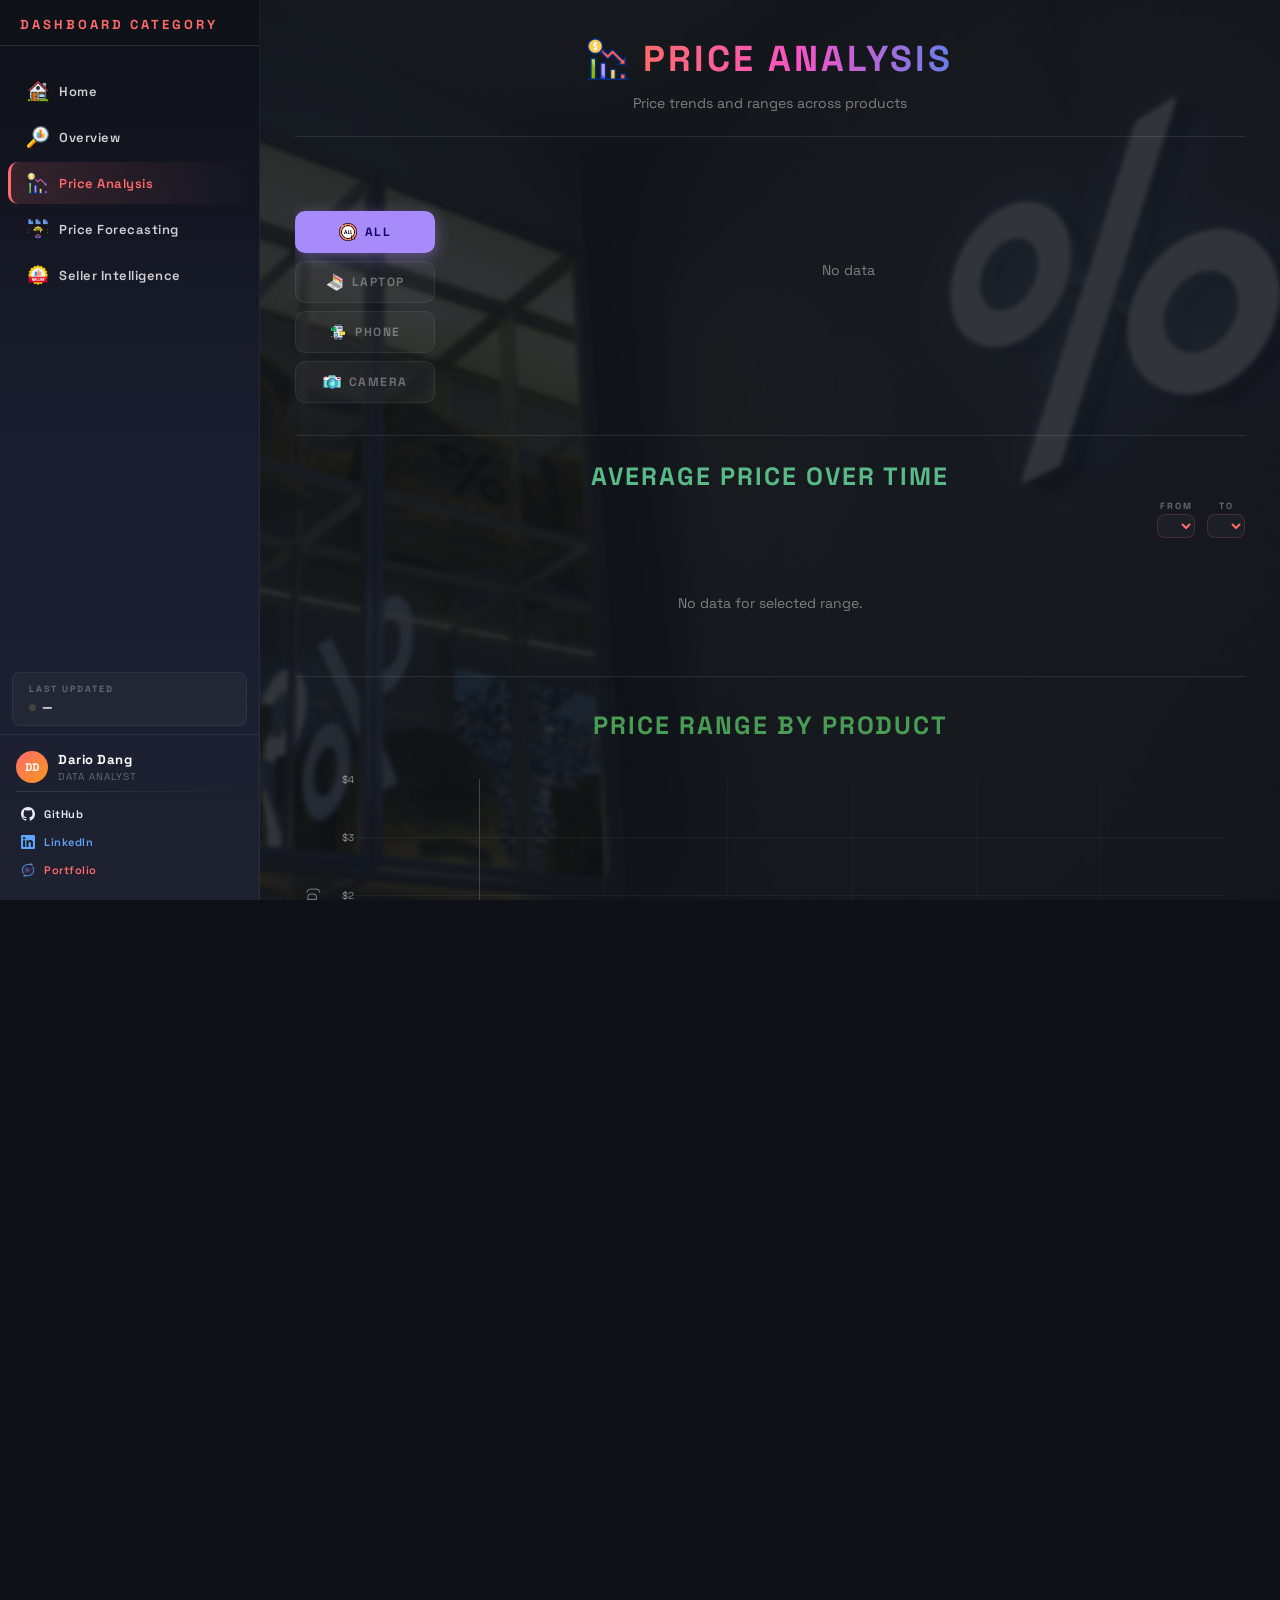
<file: frontend/price.html>
<!DOCTYPE html>
<html lang="en">
<head>
    <meta charset="UTF-8"/>
    <meta name="viewport" content="width=device-width, initial-scale=1.0"/>
    <title>Price Analysis</title>
    <link rel="icon" href="static/price-analysis.png" type="image/png"/>
    <link rel="stylesheet" href="css/style.css"/>
    <link rel="preconnect" href="https://fonts.googleapis.com"/>
    <link href="https://fonts.googleapis.com/css2?family=Space+Grotesk:wght@400;600;700;800&display=swap" rel="stylesheet"/>
    <script src="https://cdn.plot.ly/plotly-2.27.0.min.js"></script>
    <style>
        body { margin: 0; padding: 0; }

        .main-content { overflow-x: hidden; min-width: 0; }

        .filter-and-cards { max-width: 100%; overflow: hidden; }
        .deal-cards-area   { min-width: 0; max-width: 100%; overflow: hidden; }
        .deal-cards-row    { grid-template-columns: repeat(3, 1fr); max-width: 100%; min-width: 0; }

        #product-charts-container { overflow-x: hidden; max-width: 100%; }
        .product-charts-row       { max-width: 100%; min-width: 0; }
        .product-chart-card       { min-width: 0; max-width: 100%; overflow: hidden; }

        /* ── Filter + Cards layout ── */
        .filter-and-cards {
            display: grid;
            grid-template-columns: 140px 1fr;
            gap: 16px;
            align-items: start;
            width: 100%;
            min-width: 0;
        }

        .filter-panel {
            display: flex;
            flex-direction: column;
            gap: 8px;
            padding-top: 50px;
        }

        .filter-btn {
            height: 42px;
            width: 100%;
            border-radius: 10px;
            display: flex;
            align-items: center;
            justify-content: center;
            font-size: 12px;
            font-weight: 700;
            letter-spacing: 1.5px;
            text-transform: uppercase;
            cursor: pointer;
            transition: all 0.2s ease;
            border: 1px solid rgba(255,255,255,0.07);
            background: rgba(255,255,255,0.04);
            color: rgba(255,255,255,0.35);
            gap: 8px;
            font-family: 'Space Grotesk', sans-serif;
        }

        .filter-btn img { width: 18px; height: 18px; object-fit: contain; }
        .filter-btn.active-all    { background:#a78bfa; color:#1a0060; box-shadow:0 4px 16px rgba(167,139,250,0.45); border-color:transparent; }
        .filter-btn.active-laptop { background:#38ef7d; color:#003d1c; box-shadow:0 4px 16px rgba(56,239,125,0.45);  border-color:transparent; }
        .filter-btn.active-phone  { background:#60a5fa; color:#00205a; box-shadow:0 4px 16px rgba(96,165,250,0.45);  border-color:transparent; }
        .filter-btn.active-camera { background:#fb923c; color:#4a1500; box-shadow:0 4px 16px rgba(251,146,60,0.45);  border-color:transparent; }

        .deal-cards-area { min-width: 0; overflow: hidden; padding-top: 50px; }
        .deal-cards-row  { display: grid; grid-template-columns: repeat(3, 1fr); gap: 12px; width: 100%; }

        .best-deal-card {
            background: linear-gradient(135deg, #1a1d2e 0%, #1E2130 50%, #252840 100%);
            border-radius: 10px;
            padding: 12px 14px;
            border-left: 3px solid #38ef7d;
            border-bottom: 1px solid rgba(56,239,125,0.15);
            text-align: center;
            position: relative;
            overflow: hidden;
            transition: transform 0.25s ease, box-shadow 0.25s ease;
            cursor: default;
            min-width: 0;
        }

        .best-deal-card::before {
            content: '';
            position: absolute;
            top: 0; left: -100%;
            width: 60%; height: 100%;
            background: linear-gradient(90deg, transparent, rgba(56,239,125,0.04), transparent);
            animation: shimmer 3s infinite;
        }

        .card-rank    { font-size:10px; font-weight:700; letter-spacing:1.5px; margin:0 0 4px 0; text-transform:uppercase; display:flex; align-items:center; justify-content:center; gap:6px; }
        .card-rank img { width:18px; height:18px; object-fit:contain; }
        .card-product { color:white; font-size:12px; font-weight:700; margin:3px 0; white-space:nowrap; overflow:hidden; text-overflow:ellipsis; }
        .card-seller  { color:#8892a4; font-size:10px; margin:2px 0; font-style:italic; }
        .card-divider { height:1px; margin:6px 0; }
        .card-sparkline { margin:6px 0; overflow:hidden; border-radius:4px; }
        .card-price   { font-size:14px; font-weight:800; margin:4px 0 2px 0; background:linear-gradient(90deg,#38ef7d,#11998e); -webkit-background-clip:text; -webkit-text-fill-color:transparent; background-clip:text; }
        .card-savings { color:#FF6B6B; font-size:10px; font-weight:700; margin:0; }

        .cat-header {
            display: flex;
            align-items: center;
            justify-content: center;
            gap: 10px;
            margin: 24px 0 8px 0;
            padding: 8px 16px;
            background: rgba(255,255,255,0.03);
            border-radius: 8px;
        }

        .cat-header-line  { flex:1; height:1px; }
        .cat-header img   { width:18px; height:18px; }
        .cat-header-label { font-size:13px; font-weight:800; letter-spacing:3px; text-transform:uppercase; }

        .product-charts-row { display:grid; gap:16px; margin-bottom:8px; }
        .product-charts-row.cols-1 { grid-template-columns: 1fr; }
        .product-charts-row.cols-2 { grid-template-columns: repeat(2,1fr); }
        .product-charts-row.cols-3 { grid-template-columns: repeat(3,1fr); }

        .product-chart-card { background:rgba(255,255,255,0.02); border-radius:10px; padding:8px; min-width:0; }

        .product-chart-title { display:flex; align-items:center; justify-content:center; gap:8px; margin:8px 0 4px 0; flex-wrap:wrap; }
        .product-chart-title img  { width:24px; height:24px; object-fit:contain; }
        .product-chart-title span { color:white; font-size:13px; font-weight:600; }
        .product-chart-badge { font-size:11px; font-weight:700; background:rgba(0,0,0,0.3); padding:2px 8px; border-radius:8px; }

        .trend-header {
            display: flex;
            flex-direction: column;
            align-items: center;
            margin-bottom: 16px;
            gap: 8px;
        }

        .trend-title {
            font-size: 25px;
            font-weight: 800;
            letter-spacing: 2px;
            color: #59BA87;
            margin: 0;
            text-align: center;
            width: 100%;
        }

        .trend-filters { display:flex; gap:12px; align-items:flex-end; align-self:flex-end; }
        .trend-filters label { color:rgba(255,255,255,0.35); font-size:9px; font-weight:700; letter-spacing:2px; text-transform:uppercase; display:block; text-align:center; margin-bottom:2px; }
        .trend-filters select { background:rgba(255,255,255,0.03); border:1px solid rgba(255,107,107,0.2); border-radius:8px; color:#FF6B6B; font-size:11px; font-weight:600; padding:4px 8px; outline:none; }

        /* ── Carousel (desktop only) ── */
        .ic-outer { width:100%; overflow:hidden; position:relative; padding:8px 0 4px 0; }
        .ic-outer::before,.ic-outer::after { content:''; position:absolute; top:0; bottom:0; width:20px; z-index:2; pointer-events:none; }
        .ic-outer::before { left:0;  background:linear-gradient(to right,#0e1117,transparent); }
        .ic-outer::after  { right:0; background:linear-gradient(to left,#0e1117,transparent); }
        .ic-track { display:flex; flex-wrap:nowrap; transition:transform 0.85s cubic-bezier(0.4,0,0.2,1); will-change:transform; }
        .ic-page  { display:flex; flex-shrink:0; gap:12px; padding:0 40px; }
        .ic-wrap  { position:relative; border-radius:14px; padding:20px 16px 16px 16px; text-align:center; border:1px solid var(--ic); background:linear-gradient(160deg,rgba(255,255,255,0.03) 0%,rgba(255,255,255,0.01) 100%); overflow:hidden; flex:1; height:170px; min-height:170px; transition:transform 0.25s ease,box-shadow 0.25s ease; cursor:default; }
        .ic-bar   { position:absolute; top:0; left:0; right:0; height:3px; background:var(--ic); border-radius:14px 14px 0 0; }
        .ic-scan  { position:absolute; left:0; right:0; height:40%; background:linear-gradient(to bottom,transparent,rgba(255,255,255,0.03),transparent); animation:scanline 3s linear infinite; pointer-events:none; }
        .ic-dot-tl,.ic-dot-br { position:absolute; width:5px; height:5px; border-radius:50%; background:var(--ic); animation:floatDot 2.5s ease-in-out infinite; }
        .ic-dot-tl { top:10px; left:10px; }
        .ic-dot-br { bottom:10px; right:10px; animation-delay:1.2s; }
        .ic-title { color:var(--ic); font-size:9px; font-weight:800; letter-spacing:2.5px; margin:8px 0 10px 0; text-transform:uppercase; opacity:0.85; }
        .ic-value { font-size:20px; font-weight:800; color:white; margin:0 0 6px 0; letter-spacing:0.5px; }
        .ic-sub   { color:rgba(255,255,255,0.45); font-size:10px; margin:0; white-space:nowrap; overflow:hidden; text-overflow:ellipsis; letter-spacing:0.5px; }
        .ic-progress-wrap { margin-top:12px; height:3px; border-radius:99px; background:rgba(255,255,255,0.06); overflow:hidden; }
        .ic-progress-fill { height:100%; border-radius:99px; background:var(--ic); }
        .ic-indicators { display:flex; justify-content:center; gap:6px; margin-top:12px; }
        .ic-dot { width:6px; height:6px; border-radius:50%; background:rgba(255,255,255,0.2); transition:all 0.4s ease; cursor:pointer; }
        .ic-dot.active { background:white; width:18px; border-radius:99px; }

        .section-title-price { font-size:25px; font-weight:800; letter-spacing:2px; text-align:center; padding:8px 0; text-transform:uppercase; }

        @keyframes floatDot  { 0%,100%{transform:translateY(0);opacity:0.6;} 50%{transform:translateY(-5px);opacity:1;} }
        @keyframes scanline  { 0%{top:0%;} 100%{top:100%;} }
        @keyframes sparkDraw { from{stroke-dashoffset:400;} to{stroke-dashoffset:0;} }
        @keyframes sparkFloat{ 0%,100%{transform:translateX(0px);} 50%{transform:translateX(-6px);} }
    </style>
</head>
<body>
<div class="api-loading-overlay" id="api-loading-overlay">
    <div class="api-loading-spinner"></div>
    <p class="api-loading-title">🚀 Waking up the server...</p>
    <p class="api-loading-sub">The API server may be starting up. This usually takes 10–30 seconds on first load.</p>
    <div class="api-loading-bar-track">
        <div class="api-loading-bar-fill"></div>
    </div>
</div>

<div class="layout">
    <div class="sidebar-backdrop" id="sidebar-backdrop" onclick="toggleSidebar()"></div>

    <!-- ── SIDEBAR ── -->
    <aside class="sidebar" id="sidebar">
        <div class="sidebar-brand"><p>DASHBOARD CATEGORY</p></div>
        <nav class="sidebar-nav">
            <a href="index.html"    class="nav-item"><img src="static/home-icon.png"             alt=""/> Home</a>
            <a href="overview.html" class="nav-item"><img src="static/overview.png"              alt=""/> Overview</a>
            <a href="price.html"    class="nav-item active"><img src="static/price-analysis.png" alt=""/> Price Analysis</a>
            <a href="ml.html"       class="nav-item"><img src="static/ml-predict.png"            alt=""/> Price Forecasting</a>
            <a href="seller.html"   class="nav-item"><img src="static/seller-intelligence.png"   alt=""/> Seller Intelligence</a>
        </nav>

        <div class="last-updated-wrap" id="last-updated-wrap">
            <p class="last-updated-label">Last Updated</p>
            <div class="last-updated-row">
                <div class="status-dot" id="status-dot" style="background:#444;"></div>
                <span class="last-updated-date" id="last-updated-date">—</span>
                <span class="last-updated-age"  id="last-updated-age"></span>
            </div>
        </div>

        <div class="sidebar-footer">
            <div class="footer-profile-row">
                <div class="footer-avatar">DD</div>
                <div><p class="footer-name">Dario Dang</p><p class="footer-title">Data Analyst</p></div>
            </div>
            <div class="footer-divider"></div>
            <div class="footer-links">
                <a class="footer-link github" href="https://github.com/DarioDang" target="_blank">
                    <span class="footer-link-icon"><svg width="14" height="14" viewBox="0 0 24 24" fill="#e6edf3"><path d="M12 0C5.37 0 0 5.37 0 12c0 5.31 3.435 9.795 8.205 11.385.6.105.825-.255.825-.57 0-.285-.015-1.23-.015-2.235-3.015.555-3.795-.735-4.035-1.41-.135-.345-.72-1.41-1.23-1.695-.42-.225-1.02-.78-.015-.795.945-.015 1.62.87 1.845 1.23 1.08 1.815 2.805 1.305 3.495.99.105-.78.42-1.305.765-1.605-2.67-.3-5.46-1.335-5.46-5.925 0-1.305.465-2.385 1.23-3.225-.12-.3-.54-1.53.12-3.18 0 0 1.005-.315 3.3 1.23.96-.27 1.98-.405 3-.405s2.04.135 3 .405c2.295-1.56 3.3-1.23 3.3-1.23.66 1.65.24 2.88.12 3.18.765.84 1.23 1.905 1.23 3.225 0 4.605-2.805 5.625-5.475 5.925.435.375.81 1.095.81 2.22 0 1.605-.015 2.895-.015 3.3 0 .315.225.69.825.57A12.02 12.02 0 0 0 24 12c0-6.63-5.37-12-12-12z"/></svg></span>
                    <span class="footer-link-text">GitHub</span>
                </a>
                <a class="footer-link linkedin" href="https://www.linkedin.com/in/dario-dang-89049020a/" target="_blank">
                    <span class="footer-link-icon"><svg width="14" height="14" viewBox="0 0 24 24" fill="#60a5fa"><path d="M20.447 20.452h-3.554v-5.569c0-1.328-.027-3.037-1.852-3.037-1.853 0-2.136 1.445-2.136 2.939v5.667H9.351V9h3.414v1.561h.046c.477-.9 1.637-1.85 3.37-1.85 3.601 0 4.267 2.37 4.267 5.455v6.286zM5.337 7.433a2.062 2.062 0 0 1-2.063-2.065 2.064 2.064 0 1 1 2.063 2.065zm1.782 13.019H3.555V9h3.564v11.452zM22.225 0H1.771C.792 0 0 .774 0 1.729v20.542C0 23.227.792 24 1.771 24h20.451C23.2 24 24 23.227 24 22.271V1.729C24 .774 23.2 0 22.222 0h.003z"/></svg></span>
                    <span class="footer-link-text">LinkedIn</span>
                </a>
                <a class="footer-link portfolio" href="https://dariodang.github.io/" target="_blank">
                    <span class="footer-link-icon"><img src="static/portfolio-sidebar-icon.png" width="14" height="14" style="vertical-align:middle;"/></span>
                    <span class="footer-link-text">Portfolio</span>
                </a>
            </div>
        </div>
    </aside>

    <button class="sidebar-toggle" onclick="toggleSidebar()">☰</button>

    <main class="main-content">

        <!-- Header -->
        <div class="page-header">
            <img src="static/price-analysis.png" alt="" class="page-title-icon"/>
            <h1 class="page-title-text">PRICE ANALYSIS</h1>
        </div>
        <p class="page-subtitle">Price trends and ranges across products</p>
        <hr class="divider"/>

        <!-- Section 1: Filter + Deal Cards -->
        <div class="filter-and-cards">
            <div class="filter-panel" id="filter-panel">
                <button class="filter-btn active-all"    id="btn-all"    onclick="setCategory('All')">   <img src="static/all-icon.png"    alt=""/> ALL</button>
                <button class="filter-btn"               id="btn-laptop" onclick="setCategory('laptop')"><img src="static/laptop-icon.png"  alt=""/> LAPTOP</button>
                <button class="filter-btn"               id="btn-phone"  onclick="setCategory('phone')"> <img src="static/mobile-icon.png"  alt=""/> PHONE</button>
                <button class="filter-btn"               id="btn-camera" onclick="setCategory('camera')"><img src="static/camera-icon.png"  alt=""/> CAMERA</button>
            </div>
            <div class="deal-cards-area">
                <div class="deal-cards-row" id="deal-cards-row"></div>
            </div>
        </div>

        <hr class="divider"/>

        <!-- Section 2: Avg Price Over Time per product -->
        <div class="trend-header">
            <p class="trend-title">AVERAGE PRICE OVER TIME</p>
            <div class="trend-filters">
                <div><label>FROM</label><select id="date-from"></select></div>
                <div><label>TO</label><select id="date-to"></select></div>
            </div>
        </div>
        <div id="product-charts-container"></div>

        <hr class="divider"/>

        <!-- Section 3: Box Plot -->
        <p class="section-title-price" style="color:#489C53;">PRICE RANGE BY PRODUCT</p>
        <div id="chart-box"></div>

        <hr class="divider"/>

        <!-- Section 4: Carousel — hidden on mobile via CSS -->
        <div class="price-carousel-section">
            <p class="section-title-price" style="color:#4F8C6C;">PRICE STATISTICS PER PRODUCT</p>

            <div class="ic-outer" id="icOuter">
                <div class="ic-track" id="icTrack">
                    <!-- Page 1 -->
                    <div class="ic-page" id="ic-p0">
                        <div class="ic-wrap" style="--ic:#FF6B6B;"><div class="ic-bar"></div><div class="ic-scan"></div><div class="ic-dot-tl"></div><div class="ic-dot-br"></div><p class="ic-title">MOST EXPENSIVE (7D)</p><p class="ic-value" id="ic-val-expensive">—</p><p class="ic-sub" id="ic-sub-expensive">—</p><div class="ic-progress-wrap"><div class="ic-progress-fill" style="width:85%;"></div></div></div>
                        <div class="ic-wrap" style="--ic:#38ef7d;"><div class="ic-bar"></div><div class="ic-scan"></div><div class="ic-dot-tl"></div><div class="ic-dot-br"></div><p class="ic-title">LOWEST AVG (7D)</p><p class="ic-value" id="ic-val-cheapest">—</p><p class="ic-sub" id="ic-sub-cheapest">—</p><div class="ic-progress-wrap"><div class="ic-progress-fill" style="width:40%;"></div></div></div>
                        <div class="ic-wrap" style="--ic:#667eea;"><div class="ic-bar"></div><div class="ic-scan"></div><div class="ic-dot-tl"></div><div class="ic-dot-br"></div><p class="ic-title">MOST COMPETITIVE</p><p class="ic-value" id="ic-val-competitive">—</p><p class="ic-sub" id="ic-sub-competitive">—</p><div class="ic-progress-wrap"><div class="ic-progress-fill" style="width:70%;"></div></div></div>
                        <div class="ic-wrap" style="--ic:#f7971e;"><div class="ic-bar"></div><div class="ic-scan"></div><div class="ic-dot-tl"></div><div class="ic-dot-br"></div><p class="ic-title">BEST DEAL TODAY</p><p class="ic-value" id="ic-val-best-deal">—</p><p class="ic-sub" id="ic-sub-best-deal">—</p><div class="ic-progress-wrap"><div class="ic-progress-fill" style="width:60%;"></div></div></div>
                    </div>
                    <!-- Page 2 -->
                    <div class="ic-page" id="ic-p1">
                        <div class="ic-wrap" style="--ic:#FF6B6B;"><div class="ic-bar"></div><div class="ic-scan"></div><div class="ic-dot-tl"></div><div class="ic-dot-br"></div><p class="ic-title">PRICE JUMP ↑ VS YESTERDAY</p><p class="ic-value" id="ic-val-jump">—</p><p class="ic-sub" id="ic-sub-jump">—</p><div class="ic-progress-wrap"><div class="ic-progress-fill" style="width:85%;"></div></div></div>
                        <div class="ic-wrap" style="--ic:#38ef7d;"><div class="ic-bar"></div><div class="ic-scan"></div><div class="ic-dot-tl"></div><div class="ic-dot-br"></div><p class="ic-title">PRICE DROP ↓ VS YESTERDAY</p><p class="ic-value" id="ic-val-drop">—</p><p class="ic-sub" id="ic-sub-drop">—</p><div class="ic-progress-wrap"><div class="ic-progress-fill" style="width:40%;"></div></div></div>
                        <div class="ic-wrap" style="--ic:#f953c6;"><div class="ic-bar"></div><div class="ic-scan"></div><div class="ic-dot-tl"></div><div class="ic-dot-br"></div><p class="ic-title">PRICE ALERT ↑ THIS WEEK</p><p class="ic-value" id="ic-val-alert">—</p><p class="ic-sub" id="ic-sub-alert">—</p><div class="ic-progress-wrap"><div class="ic-progress-fill" style="width:75%;"></div></div></div>
                        <div class="ic-wrap" style="--ic:#00c9ff;"><div class="ic-bar"></div><div class="ic-scan"></div><div class="ic-dot-tl"></div><div class="ic-dot-br"></div><p class="ic-title">BEST DROP ↓ THIS WEEK</p><p class="ic-value" id="ic-val-weekly">—</p><p class="ic-sub" id="ic-sub-weekly">—</p><div class="ic-progress-wrap"><div class="ic-progress-fill" style="width:55%;"></div></div></div>
                    </div>
                    <!-- Page 3 -->
                    <div class="ic-page" id="ic-p2">
                        <div class="ic-wrap" style="--ic:#fddb92;"><div class="ic-bar"></div><div class="ic-scan"></div><div class="ic-dot-tl"></div><div class="ic-dot-br"></div><p class="ic-title">HIGHEST RATED</p><p class="ic-value" id="ic-val-rated">—</p><p class="ic-sub" id="ic-sub-rated">—</p><div class="ic-progress-wrap"><div class="ic-progress-fill" style="width:65%;"></div></div></div>
                        <div class="ic-wrap" style="--ic:#00c9ff;"><div class="ic-bar"></div><div class="ic-scan"></div><div class="ic-dot-tl"></div><div class="ic-dot-br"></div><p class="ic-title">MOST REVIEWED</p><p class="ic-value" id="ic-val-reviewed">—</p><p class="ic-sub" id="ic-sub-reviewed">—</p><div class="ic-progress-wrap"><div class="ic-progress-fill" style="width:55%;"></div></div></div>
                        <div class="ic-wrap" style="--ic:#a8edea;"><div class="ic-bar"></div><div class="ic-scan"></div><div class="ic-dot-tl"></div><div class="ic-dot-br"></div><p class="ic-title">BIGGEST RANGE</p><p class="ic-value" id="ic-val-range">—</p><p class="ic-sub" id="ic-sub-range">—</p><div class="ic-progress-wrap"><div class="ic-progress-fill" style="width:50%;"></div></div></div>
                        <div class="ic-wrap" style="--ic:#f953c6;"><div class="ic-bar"></div><div class="ic-scan"></div><div class="ic-dot-tl"></div><div class="ic-dot-br"></div><p class="ic-title">MOST SELLERS</p><p class="ic-value" id="ic-val-sellers">—</p><p class="ic-sub" id="ic-sub-sellers">—</p><div class="ic-progress-wrap"><div class="ic-progress-fill" style="width:70%;"></div></div></div>
                    </div>
                    <!-- Page 1 clone for seamless loop -->
                    <div class="ic-page" id="ic-p3">
                        <div class="ic-wrap" style="--ic:#FF6B6B;"><div class="ic-bar"></div><div class="ic-scan"></div><div class="ic-dot-tl"></div><div class="ic-dot-br"></div><p class="ic-title">MOST EXPENSIVE (7D)</p><p class="ic-value" id="ic-val-expensive2">—</p><p class="ic-sub" id="ic-sub-expensive2">—</p><div class="ic-progress-wrap"><div class="ic-progress-fill" style="width:85%;"></div></div></div>
                        <div class="ic-wrap" style="--ic:#38ef7d;"><div class="ic-bar"></div><div class="ic-scan"></div><div class="ic-dot-tl"></div><div class="ic-dot-br"></div><p class="ic-title">LOWEST AVG (7D)</p><p class="ic-value" id="ic-val-cheapest2">—</p><p class="ic-sub" id="ic-sub-cheapest2">—</p><div class="ic-progress-wrap"><div class="ic-progress-fill" style="width:40%;"></div></div></div>
                        <div class="ic-wrap" style="--ic:#667eea;"><div class="ic-bar"></div><div class="ic-scan"></div><div class="ic-dot-tl"></div><div class="ic-dot-br"></div><p class="ic-title">MOST COMPETITIVE</p><p class="ic-value" id="ic-val-competitive2">—</p><p class="ic-sub" id="ic-sub-competitive2">—</p><div class="ic-progress-wrap"><div class="ic-progress-fill" style="width:70%;"></div></div></div>
                        <div class="ic-wrap" style="--ic:#f7971e;"><div class="ic-bar"></div><div class="ic-scan"></div><div class="ic-dot-tl"></div><div class="ic-dot-br"></div><p class="ic-title">BEST DEAL TODAY</p><p class="ic-value" id="ic-val-best-deal2">—</p><p class="ic-sub" id="ic-sub-best-deal2">—</p><div class="ic-progress-wrap"><div class="ic-progress-fill" style="width:60%;"></div></div></div>
                    </div>
                </div>
            </div>
            <div class="ic-indicators">
                <div class="ic-dot active" id="ic-dot0"></div>
                <div class="ic-dot" id="ic-dot1"></div>
                <div class="ic-dot" id="ic-dot2"></div>
            </div>
        </div>

        <hr class="divider"/>

        <!-- Section 5: Price Spread + Seller Count -->
        <div class="grid-2">
            <div><div id="chart-spread"></div></div>
            <div><div id="chart-seller-count"></div></div>
        </div>

        <hr class="divider"/>
        <p class="copyright">© 2026 Retail Price Intelligence Dashboard</p>

    </main>
</div>

<!-- ── BOTTOM NAV ── -->
<nav class="bottom-nav">
    <a href="index.html"    class="bottom-nav-item"><img src="static/home-icon.png"             alt=""/>Home</a>
    <a href="overview.html" class="bottom-nav-item"><img src="static/overview.png"              alt=""/>Overview</a>
    <a href="price.html"    class="bottom-nav-item active"><img src="static/price-analysis.png" alt=""/>Price</a>
    <a href="ml.html"       class="bottom-nav-item"><img src="static/ml-predict.png"            alt=""/> Price Forecasting</a>
    <a href="seller.html"   class="bottom-nav-item"><img src="static/seller-intelligence.png"   alt=""/>Seller</a>
</nav>

<script src="js/api.js"></script>
<script src="js/price.js"></script>
<script>
    function toggleSidebar() {
        const sidebar  = document.getElementById('sidebar');
        const backdrop = document.getElementById('sidebar-backdrop');
        sidebar.classList.toggle('open');
        backdrop.classList.toggle('visible');
    }
</script>
</body>
</html>
</file>
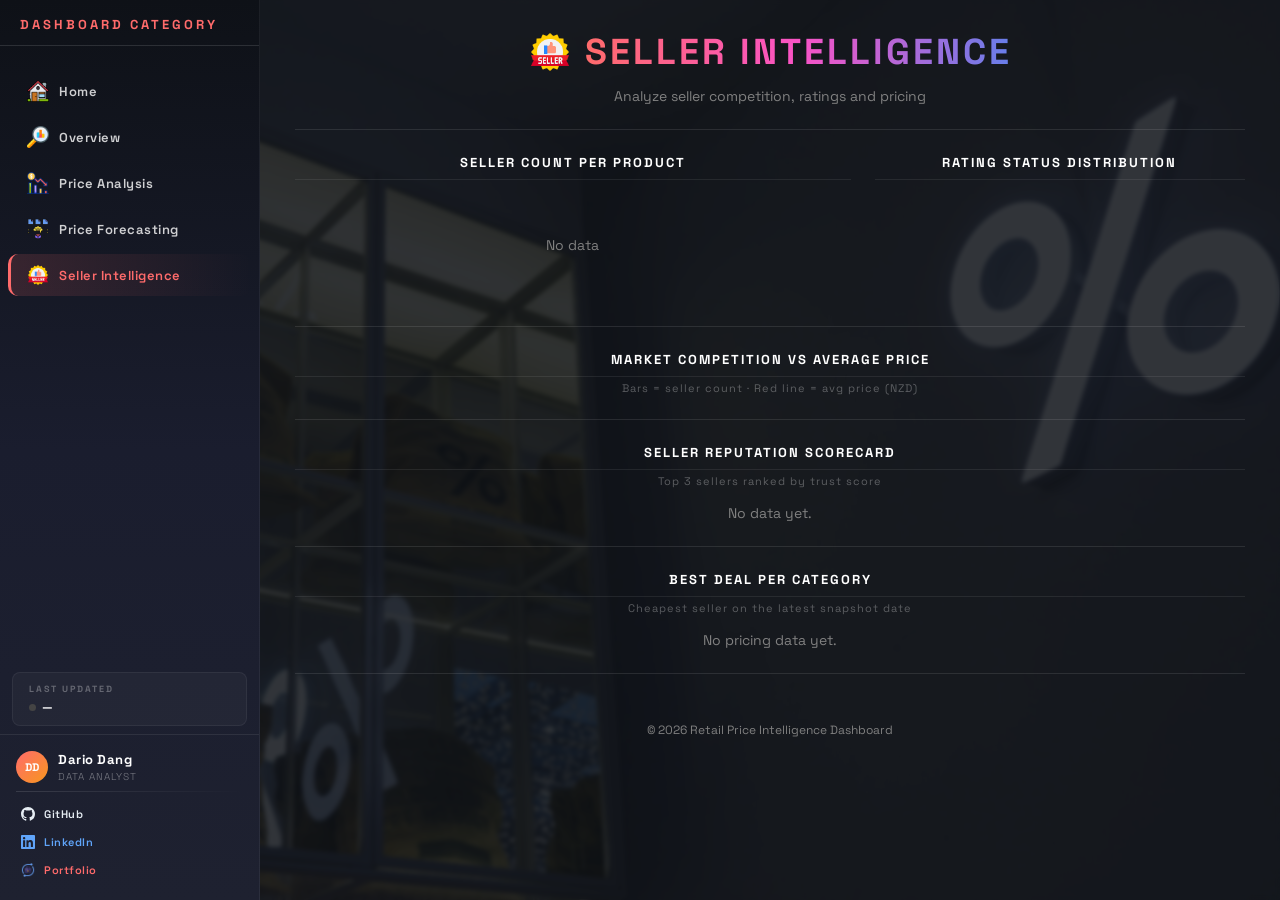
<file: frontend/seller.html>
<!DOCTYPE html>
<html lang="en">
<head>
    <meta charset="UTF-8"/>
    <meta name="viewport" content="width=device-width, initial-scale=1.0"/>
    <title>Seller Intelligence</title>
    <link rel="icon" href="static/seller-intelligence.png" type="image/png"/>
    <link rel="stylesheet" href="css/style.css"/>
    <link rel="preconnect" href="https://fonts.googleapis.com"/>
    <link href="https://fonts.googleapis.com/css2?family=Space+Grotesk:wght@400;600;700;800&display=swap" rel="stylesheet"/>
    <script src="https://cdn.plot.ly/plotly-2.27.0.min.js"></script>
    <style>
        body { margin: 0; padding: 0; }
        .main-content { padding-top: 1.5rem; overflow-x: hidden; }

        .section-label {
            color: white;
            font-size: 13px;
            font-weight: 700;
            letter-spacing: 2px;
            text-transform: uppercase;
            margin-bottom: 16px;
            padding-bottom: 8px;
            border-bottom: 1px solid rgba(255,255,255,0.08);
            text-align: center;
        }

        .section-subtitle {
            text-align: center;
            color: rgba(255,255,255,0.3);
            font-size: 11px;
            letter-spacing: 1px;
            margin-top: -12px;
            margin-bottom: 16px;
        }

        /* ── Section 1: Seller count + donut ── */
        .seller-top-grid {
            display: grid;
            grid-template-columns: 3fr 2fr;
            gap: 24px;
            margin-bottom: 8px;
            align-items: start;
        }

        .cat-legend { display: flex; gap: 16px; margin-top: 8px; justify-content: center; flex-wrap: wrap; }
        .cat-legend-item { display: inline-flex; align-items: center; gap: 6px; }
        .cat-dot { width: 10px; height: 10px; border-radius: 50%; }
        .cat-legend-item span { color: gray; font-size: 11px; }

        .rating-legend-row { display: flex; align-items: center; gap: 8px; margin-bottom: 6px; }
        .rating-legend-label { display: flex; align-items: center; gap: 6px; min-width: 80px; }
        .rating-legend-dot { width: 10px; height: 10px; border-radius: 50%; flex-shrink: 0; }
        .rating-legend-name { color: white; font-size: 11px; font-weight: 600; }
        .rating-bar-track { flex: 1; background: rgba(255,255,255,0.06); border-radius: 20px; height: 6px; overflow: hidden; }
        .rating-bar-fill { height: 100%; border-radius: 20px; opacity: 0.85; }
        .rating-pct { color: gray; font-size: 11px; text-align: right; min-width: 36px; }

        /* ── Section 2: Scorecard — 3 columns ── */
        .scorecard-grid {
            display: grid;
            grid-template-columns: repeat(3, 1fr);
            gap: 20px;
            margin-top: 8px;
        }

        .scorecard-card {
            background: linear-gradient(135deg, #1a1d2e 0%, #1E2130 60%, #252840 100%);
            border-radius: 14px;
            padding: 20px 18px;
            position: relative;
            overflow: hidden;
            transition: transform 0.25s ease, box-shadow 0.25s ease;
            display: flex;
            flex-direction: column;
            gap: 14px;
        }

        .scorecard-card:hover { transform: translateY(-4px); }

        .scorecard-accent {
            position: absolute; top: 0; left: 0; right: 0;
            height: 3px; border-radius: 14px 14px 0 0;
        }

        .scorecard-shimmer {
            position: absolute; top: 0; height: 100%; width: 50%;
            background: linear-gradient(90deg, transparent, rgba(255,255,255,0.02), transparent);
            pointer-events: none; left: -100%;
            animation: shimmerCard 3s ease-in-out infinite;
        }

        .scorecard-header { display: flex; align-items: center; gap: 10px; position: relative; }

        .scorecard-rank {
            width: 28px; height: 28px; border-radius: 50%;
            display: flex; align-items: center; justify-content: center;
            font-size: 12px; font-weight: 800; color: #0e1117; flex-shrink: 0;
        }

        .scorecard-name {
            color: white; font-size: 14px; font-weight: 700; flex: 1;
            white-space: nowrap; overflow: hidden; text-overflow: ellipsis;
        }

        .scorecard-trust {
            border-radius: 20px; padding: 3px 10px; font-size: 10px;
            font-weight: 800; letter-spacing: 1px; white-space: nowrap; display: inline-block;
            animation: floatBadge 2.5s ease-in-out infinite;
        }

        .scorecard-metric { display: flex; flex-direction: column; gap: 4px; }
        .scorecard-metric-header { display: flex; justify-content: space-between; align-items: center; }
        .scorecard-metric-label { color: rgba(255,255,255,0.35); font-size: 9px; font-weight: 700; letter-spacing: 1.5px; text-transform: uppercase; }
        .scorecard-metric-value { font-size: 11px; font-weight: 700; }
        .scorecard-bar-track { background: rgba(255,255,255,0.06); border-radius: 20px; height: 4px; overflow: hidden; }
        .scorecard-bar-fill { height: 100%; border-radius: 20px; background-size: 200% 100%; animation: barFlow 2s linear infinite; }

        .scorecard-insight {
            font-size: 10px; font-weight: 600; letter-spacing: 0.5px;
            padding-top: 8px; border-top: 1px solid rgba(255,255,255,0.05); text-align: center;
        }

        /* ── Section 3: Cheapest seller cards ── */
        .cheapest-grid {
            display: grid;
            grid-template-columns: repeat(3, 1fr);
            gap: 20px;
            margin-top: 8px;
        }

        .cheap-card {
            background: linear-gradient(135deg, #1a1d2e, #1E2130);
            border-radius: 12px; padding: 16px 18px; margin-bottom: 0;
            position: relative; overflow: hidden;
            transition: transform 0.25s ease, box-shadow 0.25s ease;
        }

        .cheap-card-scan {
            position: absolute; left: 0; right: 0; height: 35%;
            background: linear-gradient(to bottom, transparent, rgba(255,255,255,0.025), transparent);
            pointer-events: none; top: -40%; animation: scanLine 4s linear infinite;
        }

        .cheap-card-shimmer {
            position: absolute; top: 0; height: 100%; width: 50%;
            background: linear-gradient(90deg, transparent, rgba(255,255,255,0.02), transparent);
            pointer-events: none; left: -100%; animation: shimmerCard 3s ease-in-out infinite;
        }

        .cheap-card-inner { position: relative; }
        .cheap-top-row { display: flex; justify-content: space-between; align-items: center; margin-bottom: 8px; }
        .cheap-cat-label { font-size: 11px; font-weight: 700; letter-spacing: 1.5px; text-transform: uppercase; }
        .cheap-savings { color: #38ef7d; font-size: 11px; font-weight: 700; display: inline-block; animation: savingsPulse 2.5s ease-in-out infinite; }
        .cheap-product { color: white; font-size: 14px; font-weight: 700; margin-bottom: 4px; }
        .cheap-price { color: #38ef7d; font-size: 22px; font-weight: 800; display: inline-block; animation: priceGlow 2.5s ease-in-out infinite; margin-bottom: 4px; }
        .cheap-seller { color: rgba(255,255,255,0.4); font-size: 11px; margin-bottom: 12px; }
        .cheap-bar-track { background: rgba(255,255,255,0.06); border-radius: 20px; height: 4px; overflow: hidden; }
        .cheap-bar-fill { height: 100%; border-radius: 20px; background-size: 200% 100%; animation: barFlow2 2s linear infinite; }
        .cheap-avg { color: rgba(255,255,255,0.25); font-size: 10px; margin-top: 4px; }

        /* Animations */
        @keyframes scanLine    { 0%{top:-40%;} 100%{top:140%;} }
        @keyframes shimmerCard { 0%{left:-100%;} 100%{left:200%;} }
        @keyframes floatBadge  { 0%,100%{transform:translateY(0px);} 50%{transform:translateY(-2px);} }
        @keyframes barFlow     { 0%{background-position:0% 50%;} 100%{background-position:200% 50%;} }
        @keyframes barFlow2    { 0%{background-position:0% 50%;} 100%{background-position:200% 50%;} }
        @keyframes priceGlow   { 0%,100%{text-shadow:0 0 0px rgba(56,239,125,0);} 50%{text-shadow:0 0 12px rgba(56,239,125,0.7);} }
        @keyframes savingsPulse{ 0%,100%{opacity:0.8;} 50%{opacity:1;transform:scale(1.03);} }
    </style>
</head>
<body>
<div class="api-loading-overlay" id="api-loading-overlay">
    <div class="api-loading-spinner"></div>
    <p class="api-loading-title">🚀 Waking up the server...</p>
    <p class="api-loading-sub">The API server may be starting up. This usually takes 10–30 seconds on first load.</p>
    <div class="api-loading-bar-track">
        <div class="api-loading-bar-fill"></div>
    </div>
</div>

<div class="layout">
    <div class="sidebar-backdrop" id="sidebar-backdrop" onclick="toggleSidebar()"></div>

    <!-- SIDEBAR -->
    <aside class="sidebar" id="sidebar">
        <div class="sidebar-brand"><p>DASHBOARD CATEGORY</p></div>
        <nav class="sidebar-nav">
            <a href="index.html"    class="nav-item"><img src="static/home-icon.png"             alt=""/> Home</a>
            <a href="overview.html" class="nav-item"><img src="static/overview.png"              alt=""/> Overview</a>
            <a href="price.html"    class="nav-item"><img src="static/price-analysis.png"        alt=""/> Price Analysis</a>
            <a href="ml.html"       class="nav-item"><img src="static/ml-predict.png"            alt=""/> Price Forecasting</a>
            <a href="seller.html"   class="nav-item active"><img src="static/seller-intelligence.png" alt=""/> Seller Intelligence</a>
        </nav>

        <div class="last-updated-wrap" id="last-updated-wrap">
            <p class="last-updated-label">Last Updated</p>
            <div class="last-updated-row">
                <div class="status-dot" id="status-dot" style="background:#444;"></div>
                <span class="last-updated-date" id="last-updated-date">—</span>
                <span class="last-updated-age"  id="last-updated-age"></span>
            </div>
        </div>

        <div class="sidebar-footer">
            <div class="footer-profile-row">
                <div class="footer-avatar">DD</div>
                <div><p class="footer-name">Dario Dang</p><p class="footer-title">Data Analyst</p></div>
            </div>
            <div class="footer-divider"></div>
            <div class="footer-links">
                <a class="footer-link github" href="https://github.com/DarioDang" target="_blank">
                    <span class="footer-link-icon"><svg width="14" height="14" viewBox="0 0 24 24" fill="#e6edf3"><path d="M12 0C5.37 0 0 5.37 0 12c0 5.31 3.435 9.795 8.205 11.385.6.105.825-.255.825-.57 0-.285-.015-1.23-.015-2.235-3.015.555-3.795-.735-4.035-1.41-.135-.345-.72-1.41-1.23-1.695-.42-.225-1.02-.78-.015-.795.945-.015 1.62.87 1.845 1.23 1.08 1.815 2.805 1.305 3.495.99.105-.78.42-1.305.765-1.605-2.67-.3-5.46-1.335-5.46-5.925 0-1.305.465-2.385 1.23-3.225-.12-.3-.54-1.53.12-3.18 0 0 1.005-.315 3.3 1.23.96-.27 1.98-.405 3-.405s2.04.135 3 .405c2.295-1.56 3.3-1.23 3.3-1.23.66 1.65.24 2.88.12 3.18.765.84 1.23 1.905 1.23 3.225 0 4.605-2.805 5.625-5.475 5.925.435.375.81 1.095.81 2.22 0 1.605-.015 2.895-.015 3.3 0 .315.225.69.825.57A12.02 12.02 0 0 0 24 12c0-6.63-5.37-12-12-12z"/></svg></span>
                    <span class="footer-link-text">GitHub</span>
                </a>
                <a class="footer-link linkedin" href="https://www.linkedin.com/in/dario-dang-89049020a/" target="_blank">
                    <span class="footer-link-icon"><svg width="14" height="14" viewBox="0 0 24 24" fill="#60a5fa"><path d="M20.447 20.452h-3.554v-5.569c0-1.328-.027-3.037-1.852-3.037-1.853 0-2.136 1.445-2.136 2.939v5.667H9.351V9h3.414v1.561h.046c.477-.9 1.637-1.85 3.37-1.85 3.601 0 4.267 2.37 4.267 5.455v6.286zM5.337 7.433a2.062 2.062 0 0 1-2.063-2.065 2.064 2.064 0 1 1 2.063 2.065zm1.782 13.019H3.555V9h3.564v11.452zM22.225 0H1.771C.792 0 0 .774 0 1.729v20.542C0 23.227.792 24 1.771 24h20.451C23.2 24 24 23.227 24 22.271V1.729C24 .774 23.2 0 22.222 0h.003z"/></svg></span>
                    <span class="footer-link-text">LinkedIn</span>
                </a>
                <a class="footer-link portfolio" href="https://dariodang.github.io/" target="_blank">
                    <span class="footer-link-icon"><img src="static/portfolio-sidebar-icon.png" width="14" height="14" style="vertical-align:middle;"/></span>
                    <span class="footer-link-text">Portfolio</span>
                </a>
            </div>
        </div>
    </aside>

    <button class="sidebar-toggle" onclick="toggleSidebar()">☰</button>

    <main class="main-content">

        <!-- Header -->
        <div class="page-header">
            <img src="static/seller-intelligence.png" alt="" class="page-title-icon"/>
            <h1 class="page-title-text">SELLER INTELLIGENCE</h1>
        </div>
        <p class="page-subtitle">Analyze seller competition, ratings and pricing</p>
        <hr class="divider"/>

        <!-- Section 1: Seller count bars + Rating donut -->
        <!-- On mobile: stacks to single column via CSS -->
        <div class="seller-top-grid">
            <div>
                <p class="section-label">Seller Count per Product</p>
                <div id="seller-bars"></div>
                <div class="cat-legend" id="cat-legend"></div>
            </div>
            <div>
                <p class="section-label">Rating Status Distribution</p>
                <div id="chart-donut"></div>
                <div id="rating-legend" style="margin-top:12px;"></div>
            </div>
        </div>

        <hr class="divider"/>

        <!-- Section 2: Competition vs Price chart -->
        <p class="section-label">Market Competition vs Average Price</p>
        <p class="section-subtitle">Bars = seller count · Red line = avg price (NZD)</p>
        <div id="chart-bubble"></div>

        <hr class="divider"/>

        <!-- Section 3: Seller Reputation Scorecard -->
        <p class="section-label">Seller Reputation Scorecard</p>
        <p class="section-subtitle">Top 3 sellers ranked by trust score</p>
        <div class="scorecard-grid" id="seller-scorecard"></div>

        <hr class="divider"/>

        <!-- Section 4: Cheapest Seller per Category -->
        <p class="section-label">Best Deal per Category</p>
        <p class="section-subtitle">Cheapest seller on the latest snapshot date</p>
        <div class="cheapest-grid" id="cheapest-sellers"></div>

        <hr class="divider"/>
        <p class="copyright">© 2026 Retail Price Intelligence Dashboard</p>

    </main>
</div>

<!-- ── BOTTOM NAV ── -->
<nav class="bottom-nav">
    <a href="index.html"    class="bottom-nav-item"><img src="static/home-icon.png"             alt=""/>Home</a>
    <a href="overview.html" class="bottom-nav-item"><img src="static/overview.png"              alt=""/>Overview</a>
    <a href="price.html"    class="bottom-nav-item"><img src="static/price-analysis.png"        alt=""/>Price</a>
    <a href="ml.html"       class="bottom-nav-item"><img src="static/ml-predict.png"            alt=""/> Price Forecasting</a>
    <a href="seller.html"   class="bottom-nav-item active"><img src="static/seller-intelligence.png" alt=""/>Seller</a>
</nav>

<script src="js/api.js"></script>
<script src="js/seller.js"></script>
<script>
    function toggleSidebar() {
        const sidebar  = document.getElementById('sidebar');
        const backdrop = document.getElementById('sidebar-backdrop');
        sidebar.classList.toggle('open');
        backdrop.classList.toggle('visible');
    }
</script>
</body>
</html>
</file>
<file: frontend/css/style.css>
/* ============================================================
   RETAIL PRICE INTELLIGENCE DASHBOARD — style.css
   Phase 2: HTML/CSS/JS frontend
   All styles consolidated from:
     - dashboard/utils/sidebar.py
     - dashboard/utils/styles.py
     - dashboard/pages/*.py  (st.markdown CSS blocks)
   ============================================================ */

/* ── 1. RESET & BASE ───────────────────────────────────────── */
*, *::before, *::after {
    box-sizing: border-box;
    margin: 0;
    padding: 0;
}

html, body {
    height: 100%;
    font-family: 'Space Grotesk', sans-serif;
    font-size: 14px;
    color: rgba(255, 255, 255, 0.85);
    overflow-x: hidden;
}

/* Google Font import */
@import url('https://fonts.googleapis.com/css2?family=Space+Grotesk:wght@400;600;700;800&display=swap');


/* ── 2. BACKGROUND + OVERLAY ──────────────────────────────── */
/* In Streamlit this was BG_BASE64 embedded into each page.
   In HTML we use the actual image file from frontend/static/
   Set this on <body> in each HTML page via a class */

body {
    background-color: #0e1117;
    background-image: url('../static/background-1.jpg');
    background-size: cover;
    background-position: center;
    background-repeat: no-repeat;
    background-attachment: fixed;
    position: relative;
}

/* Dark overlay — equivalent to the ::before pseudo-element in Streamlit */
body::before {
    content: '';
    position: fixed;
    top: 0;
    left: 0;
    width: 100%;
    height: 100%;
    background: rgba(14, 17, 23, 0.85);
    backdrop-filter: blur(2px);
    -webkit-backdrop-filter: blur(2px);
    z-index: 0;
    pointer-events: none;
}

/* All direct children of body sit above the overlay */
body > * {
    position: relative;
    z-index: 1;
}


/* ── 3. LAYOUT: SIDEBAR + MAIN ────────────────────────────── */
.layout {
    display: flex;
    min-height: 100vh;
    overflow-x: hidden;
}

.main-content {
    margin-left: 260px;         /* same width as sidebar */
    flex: 1;
    padding: 2rem 2.5rem;
    max-width: 100%;
}


/* ── 4. SIDEBAR ───────────────────────────────────────────── */
/* Translates the full sidebar.py render_sidebar() function */

.sidebar {
    position: fixed;
    top: 0;
    left: 0;
    width: 260px;
    height: 100vh;
    background: linear-gradient(180deg, #0e1117 0%, #1a1d2e 50%, #1E2130 100%);
    border-right: 1px solid rgba(255, 255, 255, 0.06);
    display: flex;
    flex-direction: column;
    z-index: 100;
    overflow-y: auto;
}

/* Branding header */
.sidebar-brand {
    padding: 16px 20px 12px 20px;
    border-bottom: 1px solid rgba(255, 255, 255, 0.12);
    margin-bottom: 8px;
}

.sidebar-brand p {
    color: #FF6B6B;
    font-size: 13px;
    font-weight: 800;
    letter-spacing: 3px;
    margin: 0;
    text-transform: uppercase;
}

/* Nav links */
.sidebar-nav {
    padding: 12px 8px;
    flex: 1;
}

.nav-item {
    display: flex;
    align-items: center;
    gap: 10px;
    padding: 10px 16px;
    margin: 4px 0;
    border-radius: 10px;
    border-left: 3px solid transparent;
    text-decoration: none;
    color: rgba(255, 255, 255, 0.8);
    font-size: 13px;
    font-weight: 600;
    letter-spacing: 0.5px;
    transition: all 0.3s ease;
    cursor: pointer;
}

.nav-item:hover {
    background: rgba(255, 107, 107, 0.08);
    border-left: 3px solid #FF6B6B;
    transform: translateX(4px);
    color: rgba(255, 255, 255, 0.95);
    text-decoration: none;
}

.nav-item.active {
    background: linear-gradient(90deg, rgba(255, 107, 107, 0.15), transparent);
    border-left: 3px solid #FF6B6B;
    color: #FF6B6B;
    animation: sidebarGlow 2s ease-in-out infinite;
}

.nav-item img {
    width: 22px;
    height: 22px;
    object-fit: contain;
    flex-shrink: 0;
}

@keyframes sidebarGlow {
    0%   { box-shadow: -2px 0 8px rgba(255, 107, 107, 0.2); }
    50%  { box-shadow: -2px 0 16px rgba(255, 107, 107, 0.5); }
    100% { box-shadow: -2px 0 8px rgba(255, 107, 107, 0.2); }
}


/* ── 5. SIDEBAR FOOTER ────────────────────────────────────── */
/* Translates the .sidebar-footer block from sidebar.py */

.sidebar-footer {
    padding: 16px;
    border-top: 1px solid rgba(255, 255, 255, 0.08);
    flex-shrink: 0;
}

.footer-profile-row {
    display: flex;
    align-items: center;
    gap: 10px;
    margin-bottom: 2px;
}

.footer-avatar {
    width: 32px;
    height: 32px;
    border-radius: 50%;
    background: linear-gradient(135deg, #FF6B6B, #f7971e);
    display: flex;
    align-items: center;
    justify-content: center;
    font-size: 11px;
    font-weight: 800;
    color: white;
    flex-shrink: 0;
}

.footer-name {
    color: white;
    font-size: 13px;
    font-weight: 700;
    letter-spacing: 0.5px;
    margin-bottom: 2px;
}

.footer-title {
    color: rgba(255, 255, 255, 0.4);
    font-size: 10px;
    font-weight: 300;
    letter-spacing: 1px;
    white-space: nowrap;
    text-transform: uppercase;
}

.footer-divider {
    height: 1px;
    background: linear-gradient(90deg, rgba(255, 255, 255, 0.12), transparent);
    margin: 8px 0;
}

.footer-links {
    display: flex;
    flex-direction: column;
    gap: 0;
}

.footer-link {
    display: flex;
    align-items: center;
    gap: 8px;
    text-decoration: none;
    padding: 7px 4px;
    border-bottom: none;
    background: transparent;
    transition: none;
}

.footer-link:first-child {
    border-top: none;
}

.footer-link:hover,
.footer-link:focus,
.footer-link:active,
.footer-link:visited {
    background: transparent !important;
    text-decoration: none;
    outline: none;
}

.footer-link-icon {
    font-size: 14px;
    width: 16px;
    text-align: center;
    display: flex;
    align-items: center;
    justify-content: center;
}

.footer-link-text {
    font-size: 11px;
    font-weight: 600;
    letter-spacing: 0.5px;
}

.footer-link.github   .footer-link-text { color: #e6edf3; }
.footer-link.linkedin .footer-link-text { color: #60a5fa; }
.footer-link.portfolio .footer-link-text { color: #FF6B6B; }


/* ── 6. PAGE HEADER (animated gradient title) ─────────────── */
/* Translates the .page-title-text + .page-title-icon pattern
   used on every Streamlit page */

.page-header {
    display: flex;
    align-items: center;
    justify-content: center;
    gap: 14px;
    padding: 8px 0 4px 0;
    margin-bottom: 8px;
}

.page-title-icon {
    width: 42px;
    height: 42px;
    object-fit: contain;
    animation: iconPulse 3s ease-in-out infinite;
}

.page-title-text {
    background: linear-gradient(
        270deg,
        #FF6B6B, #f7971e, #fddb92,
        #38ef7d, #667eea, #f953c6, #FF6B6B
    );
    background-size: 300% 300%;
    -webkit-background-clip: text;
    -webkit-text-fill-color: transparent;
    background-clip: text;
    animation: gradientFlow 4s ease infinite;
    font-size: 36px;
    font-weight: 800;
    letter-spacing: 3px;
    margin: 0;
    text-align: center;
}

.page-subtitle {
    text-align: center;
    color: gray;
    font-size: 14px;
    margin-bottom: 16px;
}

@keyframes gradientFlow {
    0%   { background-position: 0% 50%; }
    50%  { background-position: 100% 50%; }
    100% { background-position: 0% 50%; }
}

@keyframes iconPulse {
    0%,100% {
        transform: scale(1);
        filter: drop-shadow(0 0 0px rgba(255, 107, 107, 0));
    }
    50% {
        transform: scale(1.08);
        filter: drop-shadow(0 0 8px rgba(255, 107, 107, 0.6));
    }
}


/* ── 7. METRIC CARDS ──────────────────────────────────────── */
/* Translates the .metric-card CSS from overview.py */

.metric-card {
    border-radius: 16px;
    padding: 32px 24px;
    margin: 8px 0;
    position: relative;
    overflow: hidden;
    transition: transform 0.3s ease, box-shadow 0.3s ease;
    cursor: pointer;
    text-align: center;
    display: flex;
    flex-direction: column;
    align-items: center;
    justify-content: center;
    min-height: 200px;
}

.metric-card:hover {
    transform: translateY(-8px);
    box-shadow: 0 12px 32px rgba(0, 0, 0, 0.4);
}

.metric-card-blue   { background: linear-gradient(135deg, #667eea 0%, #764ba2 100%); }
.metric-card-green  { background: linear-gradient(135deg, #11998e 0%, #38ef7d 100%); }
.metric-card-orange { background: linear-gradient(135deg, #f7971e 0%, #ffd200 100%); }
.metric-card-red    { background: linear-gradient(135deg, #FF6B6B 0%, #ee0979 100%); }
.metric-card-teal   { background: linear-gradient(135deg, #11998e 0%, #38ef7d 100%); }
.metric-card-pink   { background: linear-gradient(135deg, #f953c6 0%, #b91d73 100%); }

.metric-icon  { font-size: 52px; margin-bottom: 16px; }
.metric-icon img { width: 52px; height: 52px; object-fit: contain; }

.metric-value {
    font-family: 'Space Grotesk', sans-serif;
    font-size: 25px;
    font-weight: 300;
    color: white;
    margin: 0;
    line-height: 1;
}

.metric-label {
    font-family: 'Space Grotesk', sans-serif;
    font-size: 15px;
    color: rgba(255, 255, 255, 0.9);
    margin-top: 10px;
    font-weight: 300;
    letter-spacing: 1px;
    text-transform: uppercase;
}

/* Sparkline wave decorations on metric cards */
.sparkline-top {
    position: absolute;
    top: 0;
    left: 0;
    width: 100%;
    opacity: 0.25;
}

.sparkline-bottom {
    position: absolute;
    bottom: 0;
    left: 0;
    width: 100%;
    opacity: 0.25;
}

.sparkline-top svg,
.sparkline-bottom svg {
    animation: moveWave 3s ease-in-out infinite;
}

@keyframes moveWave {
    0%   { transform: translateX(0px); }
    50%  { transform: translateX(-20px); }
    100% { transform: translateX(0px); }
}


/* ── 8. GRID LAYOUTS ──────────────────────────────────────── */
/* Replaces st.columns() throughout all pages */

.grid-3 {
    display: grid;
    grid-template-columns: repeat(3, 1fr);
    gap: 16px;
    margin-bottom: 16px;
}

.grid-2 {
    display: grid;
    grid-template-columns: repeat(2, 1fr);
    gap: 16px;
    margin-bottom: 16px;
}

.grid-2-1 {
    display: grid;
    grid-template-columns: 2fr 1fr;
    gap: 16px;
    margin-bottom: 16px;
}

.grid-1-4 {
    display: grid;
    grid-template-columns: 1fr 4fr;
    gap: 16px;
    margin-bottom: 16px;
}

@media (max-width: 1024px) {
    .grid-3, .grid-2, .grid-2-1 {
        grid-template-columns: repeat(2, 1fr);
    }
}

@media (max-width: 640px) {
    .grid-3, .grid-2, .grid-2-1, .grid-1-4 {
        grid-template-columns: 1fr;
    }
}


/* ── 9. SECTION TITLES ────────────────────────────────────── */
/* Translates the inline section title divs used throughout pages */

.section-title {
    padding: 8px 0;
    text-align: center;
    margin-bottom: 16px;
}

.section-title span {
    font-size: 25px;
    font-weight: 800;
    letter-spacing: 2px;
    text-transform: uppercase;
}

.section-title.yellow span { color: #EDB526; }
.section-title.green  span { color: #59BA87; }
.section-title.teal   span { color: #489C53; }
.section-title.dark-green span { color: #4F8C6C; }


/* ── 10. INSIGHT / DEAL CARDS ─────────────────────────────── */
/* Translates .deal-card and .insight-card from price_analysis.py */

.deal-card {
    background: linear-gradient(135deg, #1E2130 0%, #252840 100%);
    border-radius: 10px;
    padding: 14px 12px;
    margin: 4px 0;
    border-left: 3px solid #38ef7d;
    transition: transform 0.3s ease;
    text-align: center;
}

.deal-card:hover { transform: translateY(-4px); }

.deal-rank {
    color: #38ef7d;
    font-size: 11px;
    font-weight: 700;
    letter-spacing: 1px;
    margin: 0;
    text-transform: uppercase;
}

.deal-product {
    color: white;
    font-size: 13px;
    font-weight: 700;
    margin: 4px 0;
}

.deal-seller { color: gray; font-size: 11px; margin: 0; }

.deal-price {
    color: #38ef7d;
    font-size: 16px;
    font-weight: 800;
    margin: 4px 0;
}

.deal-savings {
    color: #FF6B6B;
    font-size: 11px;
    font-weight: 600;
    margin: 0;
}

.insight-card {
    background: #1E2130;
    border-radius: 12px;
    padding: 16px;
    margin: 6px 0;
    border-left: 4px solid #FF6B6B;
    transition: transform 0.3s ease;
}

.insight-card:hover { transform: translateX(6px); }
.insight-title { color: gray; font-size: 12px; letter-spacing: 1px; margin: 0; }
.insight-value { color: white; font-size: 22px; font-weight: 700; margin: 4px 0; }
.insight-sub   { color: gray; font-size: 12px; margin: 0; }


/* ── 11. BEST DEAL CARDS (sparkline cards) ────────────────── */
/* Translates .best-deal-card from price_analysis.py */

.best-deal-card {
    background: linear-gradient(135deg, #1a1d2e 0%, #1E2130 50%, #252840 100%);
    border-radius: 10px;
    padding: 12px 14px;
    margin: 4px 0;
    border-left: 3px solid #38ef7d;
    border-bottom: 1px solid rgba(56, 239, 125, 0.15);
    text-align: center;
    animation: fadeInUp 0.5s ease forwards;
    transition: transform 0.25s ease, box-shadow 0.25s ease;
    position: relative;
    overflow: hidden;
    cursor: default;
}

.best-deal-card::before {
    content: '';
    position: absolute;
    top: 0;
    left: -100%;
    width: 60%;
    height: 100%;
    background: linear-gradient(90deg, transparent, rgba(56, 239, 125, 0.04), transparent);
    animation: shimmer 3s infinite;
}

.best-deal-card:hover {
    transform: translateY(-5px) scale(1.01);
    box-shadow: 0 8px 24px rgba(56, 239, 125, 0.15);
}

.card-rank {
    color: #38ef7d;
    font-size: 10px;
    font-weight: 700;
    letter-spacing: 1.5px;
    margin: 0 0 4px 0;
    text-transform: uppercase;
}

.card-product {
    color: white;
    font-size: 13px;
    font-weight: 700;
    margin: 3px 0;
    white-space: nowrap;
    overflow: hidden;
    text-overflow: ellipsis;
}

.card-seller { color: #8892a4; font-size: 10px; margin: 2px 0; font-style: italic; }

.card-price {
    background: linear-gradient(90deg, #38ef7d, #11998e);
    -webkit-background-clip: text;
    -webkit-text-fill-color: transparent;
    background-clip: text;
    font-size: 15px;
    font-weight: 800;
    margin: 4px 0 2px 0;
    letter-spacing: 0.5px;
}

.card-savings {
    color: #FF6B6B;
    font-size: 10px;
    font-weight: 700;
    margin: 0;
    letter-spacing: 0.5px;
}

.card-divider {
    height: 1px;
    background: linear-gradient(90deg, transparent, rgba(56, 239, 125, 0.3), transparent);
    margin: 6px 0;
}


/* ── 12. INSIGHT CAROUSEL CARDS (ic-*) ────────────────────── */
/* Translates the .ic-* carousel from price_analysis.py components.html */

.ic-outer {
    width: 100%;
    overflow: hidden;
    position: relative;
    padding: 8px 0 4px 0;
}

.ic-outer::before,
.ic-outer::after {
    content: '';
    position: absolute;
    top: 0; bottom: 0;
    width: 20px;
    z-index: 2;
    pointer-events: none;
}

.ic-outer::before {
    left: 0;
    background: linear-gradient(to right, #0e1117, transparent);
}

.ic-outer::after {
    right: 0;
    background: linear-gradient(to left, #0e1117, transparent);
}

.ic-track {
    display: flex;
    flex-wrap: nowrap;
    gap: 0;
    transition: transform 0.85s cubic-bezier(0.4, 0, 0.2, 1);
    will-change: transform;
}

.ic-page {
    display: flex;
    flex-shrink: 0;
    gap: 12px;
    padding: 0 40px;
}

.ic-wrap {
    position: relative;
    border-radius: 14px;
    padding: 20px 16px 16px 16px;
    text-align: center;
    border: 1px solid var(--ic);
    background: linear-gradient(160deg, rgba(255,255,255,0.03) 0%, rgba(255,255,255,0.01) 100%);
    overflow: hidden;
    animation: fadeSlideUp 0.6s ease both;
    transition: transform 0.25s ease, box-shadow 0.25s ease;
    cursor: default;
    flex: 1;
    height: 170px;
    min-height: 170px;
}

.ic-bar {
    position: absolute;
    top: 0; left: 0; right: 0;
    height: 3px;
    background: var(--ic);
    border-radius: 14px 14px 0 0;
}

.ic-title {
    color: var(--ic);
    font-size: 9px;
    font-weight: 800;
    letter-spacing: 2.5px;
    margin: 8px 0 10px 0;
    text-transform: uppercase;
    opacity: 0.85;
}

.ic-value {
    font-size: 20px;
    font-weight: 800;
    color: white;
    margin: 0 0 6px 0;
    letter-spacing: 0.5px;
    animation: countUp 0.7s ease both;
}

.ic-sub {
    color: rgba(255, 255, 255, 0.45);
    font-size: 10px;
    margin: 0;
    white-space: nowrap;
    overflow: hidden;
    text-overflow: ellipsis;
    letter-spacing: 0.5px;
}

.ic-progress-wrap {
    margin-top: 12px;
    height: 3px;
    border-radius: 99px;
    background: rgba(255, 255, 255, 0.06);
    overflow: hidden;
}

.ic-progress-fill {
    height: 100%;
    border-radius: 99px;
    background: var(--ic);
    animation: progressGrow 1.2s ease both;
}

.ic-indicators {
    display: flex;
    justify-content: center;
    gap: 6px;
    margin-top: 12px;
}

.ic-dot {
    width: 6px;
    height: 6px;
    border-radius: 50%;
    background: rgba(255, 255, 255, 0.2);
    transition: all 0.4s ease;
    cursor: pointer;
}

.ic-dot.active {
    background: white;
    width: 18px;
    border-radius: 99px;
}


/* ── 13. HOME PAGE CARDS (.how-card-*) ────────────────────── */
/* Translates the navigation guide cards from Home.py */

.how-card-wrapper {
    padding: 2px;
    border-radius: 16px;
    background: linear-gradient(270deg, #FF6B6B, #667eea, #11998e, #f7971e, #FF6B6B);
    background-size: 300% 300%;
    animation: borderRotate 4s ease infinite, floatCard 4s ease-in-out infinite;
    margin: 8px 0;
}

.how-card-inner {
    background: linear-gradient(135deg, #1a1d2e 0%, #1E2130 60%, #252840 100%);
    border-radius: 14px;
    padding: 24px 20px;
    min-height: 320px;
    display: flex;
    flex-direction: column;
    position: relative;
    overflow: hidden;
}

.how-card-inner::before {
    content: '';
    position: absolute;
    top: 0;
    left: -100%;
    width: 40%;
    height: 100%;
    background: linear-gradient(90deg, transparent, rgba(255, 255, 255, 0.04), transparent);
    animation: shimmerFlow 3s ease-in-out infinite;
}

.how-card-title {
    display: flex;
    align-items: center;
    justify-content: center;
    gap: 10px;
    font-size: 18px;
    font-weight: 700;
    color: white;
    margin-bottom: 12px;
    text-align: center;
}

.how-card-title img { animation: pulseIcon 3s ease-in-out infinite; }
.how-card-desc { color: gray; text-align: center; font-size: 13px; margin-bottom: 8px; }

.how-card-list {
    color: #8892a4;
    font-size: 12px;
    padding-left: 16px;
}

.how-card-list li { margin-bottom: 6px; line-height: 1.5; }

.how-card-divider {
    height: 1px;
    background: linear-gradient(90deg, transparent, rgba(255, 255, 255, 0.08), transparent);
    margin: 12px 0;
}

.how-card-find {
    color: rgba(255, 255, 255, 0.5);
    font-size: 11px;
    font-weight: 600;
    letter-spacing: 1px;
    text-align: center;
    margin-bottom: 8px;
    text-transform: uppercase;
}


/* ── 14. SECTION CARDS (.section-card) ───────────────────── */
.section-card {
    background-color: #1E2130;
    border-radius: 10px;
    padding: 20px;
    margin: 10px 0;
    min-height: 320px;
    display: flex;
    flex-direction: column;
    transition: transform 0.3s ease, box-shadow 0.3s ease;
    cursor: pointer;
}

.section-card:hover {
    transform: translateY(-10px);
    box-shadow: 0 10px 30px rgba(255, 107, 107, 0.3);
    background-color: #252840;
}


/* ── 15. PLOTLY CHART CONTAINERS ──────────────────────────── */
/* Wrappers for Plotly.js charts — replaces st.plotly_chart() */

.chart-container {
    width: 100%;
    background: transparent;
    margin: 8px 0;
}

.chart-title {
    font-size: 14px;
    font-weight: 800;
    letter-spacing: 2px;
    color: #F5F73E;
    text-align: center;
    padding: 8px 0;
    text-transform: uppercase;
}


/* ── 16. DIVIDER ──────────────────────────────────────────── */
/* Replaces st.divider() */

.divider {
    height: 1px;
    background: rgba(255, 255, 255, 0.1);
    margin: 24px 0;
    border: none;
}


/* ── 17. CATEGORY FILTER BAR ──────────────────────────────── */
/* Translates the filter_col category buttons from price_analysis.py */

.filter-panel {
    display: flex;
    flex-direction: column;
    gap: 8px;
    padding: 8px 0;
}

.filter-item {
    height: 42px;
    width: 100%;
    border-radius: 10px;
    display: flex;
    align-items: center;
    justify-content: center;
    font-size: 13px;
    font-weight: 700;
    letter-spacing: 1.5px;
    text-transform: uppercase;
    cursor: pointer;
    transition: all 0.2s ease;
    border: none;
    gap: 8px;
}

.filter-item.inactive {
    background: rgba(255, 255, 255, 0.04);
    border: 1px solid rgba(255, 255, 255, 0.07);
    color: rgba(255, 255, 255, 0.35);
}

.filter-item img {
    width: 20px;
    height: 20px;
    object-fit: contain;
}


/* ── 18. ANIMATIONS (global) ──────────────────────────────── */
/* All @keyframes collected from every Streamlit page */

@keyframes fadeInUp {
    from { opacity: 0; transform: translateY(16px); }
    to   { opacity: 1; transform: translateY(0); }
}

@keyframes fadeSlideUp {
    from { opacity: 0; transform: translateY(20px); }
    to   { opacity: 1; transform: translateY(0); }
}

@keyframes fadeInDown {
    from { opacity: 0; transform: translateY(-20px); }
    to   { opacity: 1; transform: translateY(0); }
}

@keyframes fadeInLeft {
    from { opacity: 0; transform: translateX(-20px); }
    to   { opacity: 1; transform: translateX(0); }
}

@keyframes shimmer {
    0%   { left: -100%; }
    100% { left: 200%; }
}

@keyframes shimmerFlow {
    0%   { left: -100%; }
    100% { left: 200%; }
}

@keyframes countUp {
    from { opacity: 0; transform: scale(0.85); }
    to   { opacity: 1; transform: scale(1); }
}

@keyframes progressGrow {
    from { width: 0%; }
    to   { width: var(--pct); }
}

@keyframes borderRotate {
    0%   { background-position: 0% 50%; }
    50%  { background-position: 100% 50%; }
    100% { background-position: 0% 50%; }
}

@keyframes floatCard {
    0%   { transform: translateY(0px); }
    50%  { transform: translateY(-8px); }
    100% { transform: translateY(0px); }
}

@keyframes pulseIcon {
    0%   { transform: scale(1); }
    50%  { transform: scale(1.15); }
    100% { transform: scale(1); }
}

@keyframes gradientShift {
    0%   { background-position: 0% 50%; }
    50%  { background-position: 100% 50%; }
    100% { background-position: 0% 50%; }
}

@keyframes expandLine {
    from { width: 0%; }
    to   { width: 60px; }
}

@keyframes moveArrow {
    0%   { transform: translateX(0px);  opacity: 0.3; }
    50%  { transform: translateX(8px);  opacity: 1; }
    100% { transform: translateX(0px);  opacity: 0.3; }
}

@keyframes pulseDot {
    0%   { transform: scale(1);   opacity: 1; }
    50%  { transform: scale(1.4); opacity: 0.6; }
    100% { transform: scale(1);   opacity: 1; }
}

@keyframes floatDot {
    0%,100% { transform: translateY(0);    opacity: 0.6; }
    50%      { transform: translateY(-5px); opacity: 1; }
}

@keyframes scanline {
    0%   { top: 0%; }
    100% { top: 100%; }
}

@keyframes barFlow {
    0%   { background-position: 0% 50%; }
    100% { background-position: 200% 50%; }
}

@keyframes priceGlow {
    0%,100% { text-shadow: 0 0 0px rgba(56, 239, 125, 0); }
    50%      { text-shadow: 0 0 12px rgba(56, 239, 125, 0.7); }
}

@keyframes savingsPulse {
    0%,100% { opacity: 0.8; }
    50%      { opacity: 1; transform: scale(1.03); }
}

@keyframes pulseGreen {
    0%   { box-shadow: 0 0 0 0 rgba(56, 239, 125, 0.4); }
    70%  { box-shadow: 0 0 0 8px rgba(56, 239, 125, 0); }
    100% { box-shadow: 0 0 0 0 rgba(56, 239, 125, 0); }
}


/* ── 19. ANIMATED ARROW (pipeline diagram) ────────────────── */
.animated-arrow {
    display: flex;
    align-items: center;
    justify-content: center;
    animation: moveArrow 1.2s ease-in-out infinite;
    font-size: 28px;
    color: #FF6B6B;
}


/* ── 20. RATING BARS (seller page) ───────────────────────── */
.rating-bar-wrap {
    background: rgba(255, 255, 255, 0.06);
    border-radius: 20px;
    height: 10px;
    overflow: hidden;
    flex: 1;
    margin: 0 10px;
}

.rating-bar-fill {
    height: 100%;
    border-radius: 20px;
}


/* ── 21. COPYRIGHT FOOTER ─────────────────────────────────── */
.copyright {
    text-align: center;
    color: gray;
    font-size: 12px;
    padding: 24px 0 16px 0;
}


/* ── 22. MOBILE SIDEBAR TOGGLE ────────────────────────────── */
.sidebar-toggle {
    display: none;
    position: fixed;
    top: 16px;
    left: 16px;
    z-index: 200;
    background: rgba(14, 17, 23, 0.9);
    border: 1px solid rgba(255, 107, 107, 0.3);
    border-radius: 8px;
    padding: 8px 10px;
    cursor: pointer;
    color: #FF6B6B;
    font-size: 18px;
}

@media (max-width: 768px) {
    .sidebar {
        transform: translateX(-100%);
        transition: transform 0.3s ease;
    }
    .sidebar.open {
        transform: translateX(0);
    }
    .sidebar-toggle {
        display: block;
    }
}

/* Add last updated status style */
/* ── Last Updated Status ── */

@keyframes fadeInUp {
    from { opacity: 0; transform: translateY(6px); }
    to   { opacity: 1; transform: translateY(0); }
}

@keyframes pulseDot {
    0%   { box-shadow: 0 0 0 0 var(--pulse-color); transform: scale(1); }
    50%  { box-shadow: 0 0 0 5px transparent; transform: scale(1.2); }
    100% { box-shadow: 0 0 0 0 transparent; transform: scale(1); }
}

.last-updated-wrap {
    padding: 10px 16px;
    margin: 8px 12px;           /* 12px keeps it away from sidebar walls */
    background: rgba(255,255,255,0.03);
    border-radius: 8px;
    border: 1px solid rgba(255,255,255,0.06);
    animation: fadeInUp 0.6s ease forwards;   /* slides up on load */
}

.last-updated-label {
    color: rgba(255,255,255,0.3);
    font-size: 9px;
    font-weight: 700;
    letter-spacing: 2px;
    text-transform: uppercase;
    margin-bottom: 4px;
}

.last-updated-row {
    display: flex;
    align-items: center;
    gap: 6px;
}

.status-dot {
    width: 7px;
    height: 7px;
    border-radius: 50%;
    flex-shrink: 0;
    --pulse-color: #38ef7d;     /* default green, overridden by JS */
    animation: pulseDot 2s ease-in-out infinite;
}

.last-updated-date {
    color: white;
    font-size: 12px;
    font-weight: 700;
    animation: fadeInUp 0.8s ease forwards;   /* slight delay after wrap */
}

.last-updated-age {
    color: rgba(255,255,255,0.3);
    font-size: 10px;
    margin-left: auto;
    padding-right: 4px;
}

/* ── API Wake-up Loading Overlay ── */
.api-loading-overlay {
    display: none;  /* hidden by default */
    position: fixed;
    top: 0; left: 0; right: 0; bottom: 0;
    background: rgba(14, 17, 23, 0.92);
    backdrop-filter: blur(4px);
    z-index: 9999;
    display: flex;
    flex-direction: column;
    align-items: center;
    justify-content: center;
    gap: 20px;
    animation: fadeInUp 0.3s ease forwards;
    transition: opacity 0.5s ease;
}

.api-loading-overlay.hiding {
    opacity: 0;
    pointer-events: none;
}

.api-loading-spinner {
    width: 48px;
    height: 48px;
    border: 3px solid rgba(255,107,107,0.15);
    border-top: 3px solid #FF6B6B;
    border-radius: 50%;
    animation: spin 1s linear infinite;
}

.api-loading-title {
    color: white;
    font-size: 16px;
    font-weight: 700;
    letter-spacing: 2px;
    text-transform: uppercase;
    text-align: center;
}

.api-loading-sub {
    color: rgba(255,255,255,0.4);
    font-size: 12px;
    text-align: center;
    max-width: 280px;
    line-height: 1.6;
}

.api-loading-bar-track {
    width: 200px;
    height: 3px;
    background: rgba(255,255,255,0.06);
    border-radius: 99px;
    overflow: hidden;
}

.api-loading-bar-fill {
    height: 100%;
    width: 0%;
    border-radius: 99px;
    background: linear-gradient(90deg, #FF6B6B, #f7971e);
    animation: loadingProgress 30s ease forwards;
}

@keyframes spin {
    to { transform: rotate(360deg); }
}

@keyframes loadingProgress {
    0%   { width: 0%; }
    20%  { width: 30%; }
    50%  { width: 60%; }
    80%  { width: 80%; }
    95%  { width: 90%; }
    100% { width: 95%; }
}

/* ============================================================
   MOBILE RESPONSIVE — ≤768px
   ============================================================ */

/* ── Sidebar backdrop (base — always hidden by default) ── */

@media (max-width: 768px) {

    /* ── Layout ── */
    .layout {
        flex-direction: column;
    }

    .main-content {
        margin-left: 0;
        padding: 4.5rem 1rem 5.5rem 1rem;
    }

    /* ── Fix: page header left-padding clears the hamburger button ── */
    .page-header {
        padding-left: 56px;
        justify-content: flex-start;
    }

    .page-title-text {
        font-size: 22px !important;
        letter-spacing: 1.5px !important;
    }

    .page-title-icon {
        width: 30px;
        height: 30px;
    }

    .page-subtitle {
        font-size: 12px;
    }

    /* ── Metric Cards: compact horizontal layout ── */
    .metric-card {
        min-height: 70px !important;     /* Fix: was 90px, now more compact */
        padding: 10px 14px !important;   /* Fix: was 14px 16px */
        flex-direction: row !important;
        justify-content: flex-start !important;
        align-items: center !important;
        gap: 14px;
        text-align: left !important;
    }

    .metric-card .sparkline-top,
    .metric-card .sparkline-bottom {
        display: none;
    }

    .metric-icon {
        font-size: 28px !important;
        margin-bottom: 0 !important;
        flex-shrink: 0;
    }

    .metric-icon img {
        width: 28px !important;
        height: 28px !important;
    }

    .metric-value {
        font-size: 24px !important;
        text-align: left !important;
    }

    .metric-label {
        font-size: 9px !important;
        margin-top: 2px !important;
        text-align: left !important;
    }

    /* ── Trend Filters: stack below title ── */
    .trend-header {
        flex-direction: column;
        align-items: center;
        gap: 10px;
        min-height: unset;
    }

    .trend-title {
        font-size: 16px !important;
    }

    .trend-filters {
        position: static !important;
        display: flex;
        gap: 12px;
        justify-content: center;
    }

    .trend-filters select {
        font-size: 12px;
        padding: 6px 10px;
    }

    /* ── Chart labels ── */
    .chart-label {
        font-size: 11px;
        letter-spacing: 1px;
    }

    /* ── Dividers ── */
    .divider {
        margin: 16px 0;
    }

    /* ── Sidebar toggle position ── */
    .sidebar-toggle {
        top: 12px;
        left: 12px;
        padding: 6px 10px;
        font-size: 16px;
    }

    /* ── Show bottom nav ── */
    .bottom-nav {
        display: flex;
    }
}

/* ── Bottom Nav Bar (hidden on desktop, shown on mobile via above) ── */
.bottom-nav {
    display: none;
    position: fixed;
    bottom: 0;
    left: 0;
    right: 0;
    height: 60px;
    background: linear-gradient(180deg, #0e1117 0%, #1a1d2e 100%);
    border-top: 1px solid rgba(255,255,255,0.08);
    z-index: 150;
    align-items: center;
    justify-content: space-around;
    padding: 0 8px;
    padding-bottom: env(safe-area-inset-bottom);
}

.bottom-nav-item {
    display: flex;
    flex-direction: column;
    align-items: center;
    justify-content: center;
    gap: 3px;
    flex: 1;
    text-decoration: none;
    color: rgba(255,255,255,0.35);
    font-size: 9px;
    font-weight: 700;
    letter-spacing: 1px;
    text-transform: uppercase;
    padding: 6px 4px;
    border-radius: 10px;
    transition: color 0.2s ease;
    -webkit-tap-highlight-color: transparent;
}

.bottom-nav-item img {
    width: 22px;
    height: 22px;
    object-fit: contain;
    opacity: 0.4;
    transition: opacity 0.2s ease;
}

.bottom-nav-item.active {
    color: #FF6B6B;
}

.bottom-nav-item.active img {
    opacity: 1;
}

.bottom-nav-item:active {
    background: rgba(255,107,107,0.08);
}

/* ============================================================
   PRICE PAGE — MOBILE CSS
   ============================================================ */

@media (max-width: 768px) {

    /* ── Filter: horizontal scrollable pill row ── */
    .filter-and-cards {
        display: flex !important;
        flex-direction: column !important;
        gap: 12px;
    }

    .filter-panel {
        flex-direction: row !important;
        flex-wrap: nowrap !important;
        overflow-x: auto !important;
        padding-top: 0 !important;
        gap: 8px !important;
        padding-bottom: 4px;
        -ms-overflow-style: none;
        scrollbar-width: none;
    }

    .filter-panel::-webkit-scrollbar { display: none; }

    .filter-btn {
        flex-shrink: 0 !important;
        width: auto !important;
        padding: 0 14px !important;
        height: 36px !important;
        font-size: 10px !important;
        letter-spacing: 1px !important;
        white-space: nowrap;
    }

    .filter-btn img {
        width: 14px !important;
        height: 14px !important;
    }

    /* ── Deal cards area ── */
    .deal-cards-area {
        padding-top: 0 !important;
        width: 100%;
    }

    /* ── Deal cards: centered single column ── */
    .deal-cards-row {
        display: flex !important;
        flex-direction: column !important;
        align-items: center !important;
        gap: 12px !important;
        width: 100% !important;
    }

    .best-deal-card {
        width: 100% !important;
        max-width: 400px !important;
        box-sizing: border-box !important;
    }

    /* ── Product charts: single column ── */
    .product-charts-row,
    .product-charts-row.cols-2,
    .product-charts-row.cols-3 {
        grid-template-columns: 1fr !important;
    }

    /* ── Category header ── */
    .cat-header {
        margin: 16px 0 6px 0;
        padding: 6px 12px;
    }

    .cat-header-label {
        font-size: 11px !important;
        letter-spacing: 2px !important;
    }

    /* ── Section titles ── */
    .section-title-price {
        font-size: 16px !important;
        letter-spacing: 1.5px !important;
    }

    /* ── Trend filters: center on mobile ── */
    .trend-filters {
        align-self: center !important;
        justify-content: center;
    }

    /* ── Carousel: hidden on mobile ── */
    .price-carousel-section {
        display: none !important;
    }

    /* ── Fix chart container height — remove dead space ── */
    #chart-box,
    #chart-spread,
    #chart-seller-count {
        height: auto !important;
        min-height: 0 !important;
    }
}

/* ============================================================
   SELLER PAGE — MOBILE CSS
   ============================================================ */

@media (max-width: 768px) {

    /* ── Section 1: Stack seller bars + donut vertically ── */
    .seller-top-grid {
        grid-template-columns: 1fr !important;
        gap: 16px !important;
    }

    /* ── Section labels ── */
    .section-label {
        font-size: 11px !important;
        letter-spacing: 1.5px !important;
    }

    .section-subtitle {
        font-size: 10px !important;
    }

    /* ── Scorecard: single column on mobile ── */
    .scorecard-grid {
        grid-template-columns: 1fr !important;
        gap: 14px !important;
    }

    .scorecard-card {
        padding: 16px 14px !important;
        gap: 10px !important;
    }

    .scorecard-name {
        font-size: 12px !important;
    }

    .scorecard-trust {
        font-size: 9px !important;
        padding: 2px 7px !important;
    }

    /* ── Cheapest seller cards: single column ── */
    .cheapest-grid {
        grid-template-columns: 1fr !important;
        gap: 12px !important;
    }

    .cheap-price {
        font-size: 18px !important;
    }

    .cheap-product {
        font-size: 13px !important;
    }

    /* ── Rating legend rows compact ── */
    .rating-legend-row {
        gap: 6px !important;
    }

    .rating-legend-label {
        min-width: 65px !important;
    }

    .rating-legend-name {
        font-size: 10px !important;
    }
}

/* ── Sidebar mobile ── */
@media (max-width: 768px) {
    .sidebar {
        padding-top: 56px;
        height: 100vh;
        overflow-y: auto !important;
        -webkit-overflow-scrolling: touch;
        display: flex;
        flex-direction: column;
        justify-content: flex-start; /* ← everything groups at top naturally */
    }

    .sidebar-nav {
        flex: 0 0 auto !important;
    }

    /* last-updated sits right after nav, no gap */
    .last-updated-wrap {
        flex-shrink: 0;
        margin: 4px 12px 8px 12px !important;
    }

    /* footer pushed to bottom */
    .sidebar-footer {
        margin-top: auto !important;
        flex-shrink: 0;
    }

    .main-content {
        margin-left: 0;
        padding: 4.5rem 1rem 5.5rem 1rem;
    }
}
</file>
